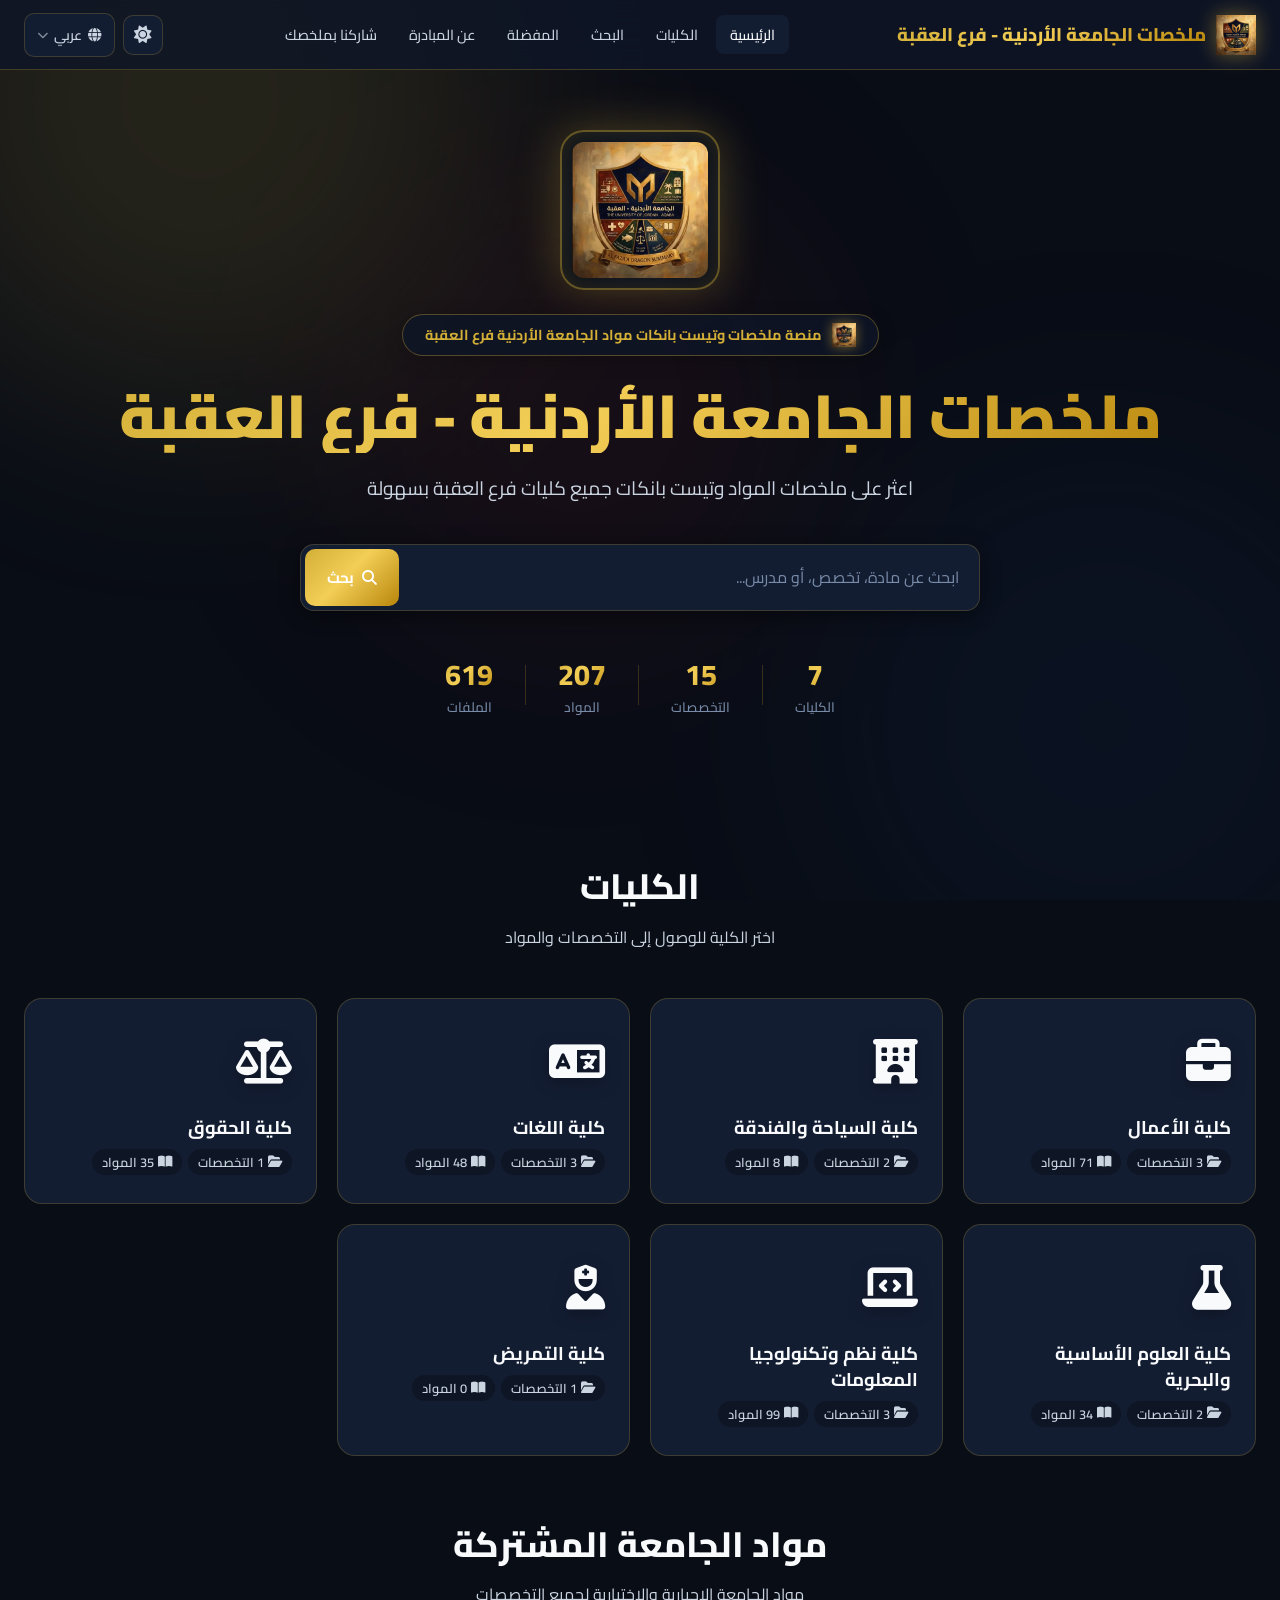
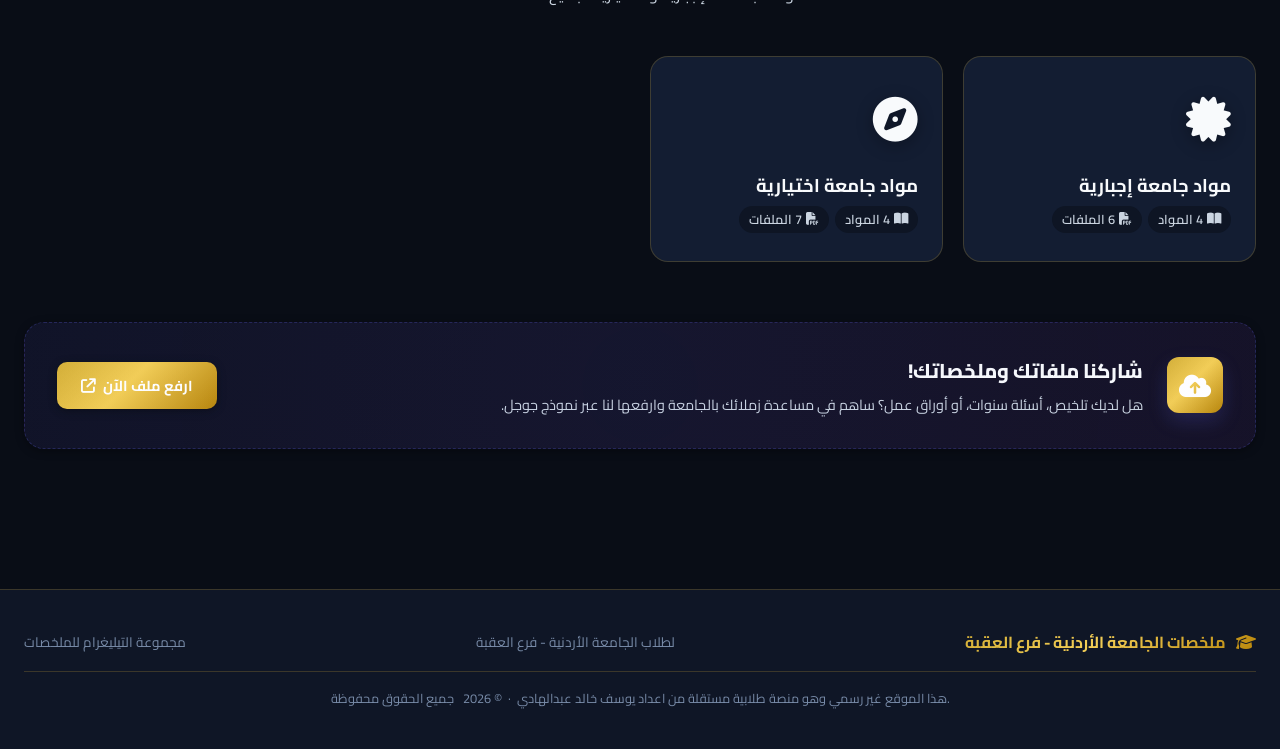
<file: index.html>
<!DOCTYPE html>
<html lang="ar" dir="rtl" data-theme="dark">
<head>
  <!-- =================================================
       THEME FLASH PREVENTION SCRIPT
       يجب أن يكون هذا السكريبت أول شيء في <head>
       لتطبيق الثيم والاتجاه من localStorage قبل رسم الصفحة
       This script MUST be first in <head> to avoid flash
  ================================================== -->
  <script>
    (function () {
      // Apply theme before page renders to prevent flash
      var theme = localStorage.getItem('site_theme') || 'dark';
      var lang = localStorage.getItem('site_language') || 'ar';
      var dir = lang === 'ar' ? 'rtl' : 'ltr';
      document.documentElement.setAttribute('data-theme', theme);
      document.documentElement.setAttribute('dir', dir);
      document.documentElement.setAttribute('lang', lang);
    })();
  </script>

  <meta charset="UTF-8" />
  <meta name="viewport" content="width=device-width, initial-scale=1.0" />
  <title>UJ Summary | منصة ملخصات وتيست بانك الجامعة الأردنية فرع العقبة</title>
  <meta name="description" content="المنصة الطلابية الشاملة والمجانية لملخصات وتيست بانكات طلاب الجامعة الأردنية فرع العقبة (UJ Aqaba). تصفح وحمّل كافة الملخصات والأسئلة لجميع الكليات والمواد بسهولة." />
  <meta name="keywords" content="الجامعة الأردنية فرع العقبة, ملخصات الجامعة الأردنية العقبة, ملخصات العقبة, تيست بانك الجامعة الأردنية العقبة, UJ Summary Aqaba, University of Jordan Aqaba, ملخصات الجامعة الاردنية فرع العقبة, ملخصات مواد العقبة, اسئلة سنوات الجامعة الاردنية العقبة, ملخصات تكنولوجيا المعلومات العقبة, ملخصات اللغات العقبة, ملخصات التمريض العقبة, ملخصات الإدارة والتمويل العقبة, ملخصات السياحة العقبة" />
  <meta name="author" content="UJ Summary Aqaba - يوسف خالد عبد الهادي" />
  <meta name="robots" content="index, follow, max-image-preview:large, max-snippet:-1, max-video-preview:-1" />
  <link rel="canonical" href="https://ju-it-aqaba.github.io/UJ_Summaries/" />
  <meta name="google-site-verification" content="QO4OsX8VZc9P-kvjWARfAZGD8StIuXYxQ19ht9rUAU8" />

  <!-- Open Graph / Facebook / WhatsApp SEO -->
  <meta property="og:type" content="website" />
  <meta property="og:site_name" content="UJ Summary Aqaba" />
  <meta property="og:url" content="https://ju-it-aqaba.github.io/UJ_Summaries/" />
  <meta property="og:title" content="UJ Summary | منصة ملخصات وتيست بانك الجامعة الأردنية فرع العقبة" />
  <meta property="og:description" content="المنصة الطلابية الشاملة والمجانية لطلاب الجامعة الأردنية فرع العقبة لتوفير كافة الملخصات والأسئلة لجميع الكليات بأسلوب مبسط ومجاني." />
  <meta property="og:image" content="https://ju-it-aqaba.github.io/UJ_Summaries/icon-512.png" />
  <meta property="og:locale" content="ar_JO" />
  <meta property="og:locale:alternate" content="en_US" />

  <!-- Twitter Card SEO -->
  <meta name="twitter:card" content="summary_large_image" />
  <meta name="twitter:title" content="UJ Summary | منصة ملخصات وتيست بانك الجامعة الأردنية فرع العقبة" />
  <meta name="twitter:description" content="منصة شاملة لتصفح وتنزيل ملخصات وتيست بانكات جميع مواد كليات الجامعة الأردنية فرع العقبة." />
  <meta name="twitter:image" content="https://ju-it-aqaba.github.io/UJ_Summaries/icon-512.png" />

  <!-- Structured Data (JSON-LD) for Google Search Engine -->
  <script type="application/ld+json">
  {
    "@context": "https://schema.org",
    "@type": "EducationalOrganization",
    "name": "ملخصات الجامعة الأردنية فرع العقبة | UJ Aqaba Summary",
    "alternateName": [
      "ملخصات الجامعة الأردنية - فرع العقبة",
      "ملخصات الجامعة الأردنية العقبة",
      "الجامعة الأردنية فرع العقبة",
      "UJ Summary Aqaba",
      "UJ Aqaba Summaries",
      "جامعة العقبة ملخصات"
    ],
    "url": "https://ju-it-aqaba.github.io/UJ_Summaries/",
    "logo": "https://ju-it-aqaba.github.io/UJ_Summaries/icon-512.png",
    "image": "https://ju-it-aqaba.github.io/UJ_Summaries/icon-512.png",
    "description": "المنصة الطلابية الشاملة والمجانية لملخصات وتيست بانكات وأوراق عمل كافة مواد وكليات الجامعة الأردنية فرع العقبة (UJ Aqaba)",
    "sameAs": [
      "https://t.me/UniversityOfJordanSummaries"
    ],
    "address": {
      "@type": "PostalAddress",
      "addressLocality": "Aqaba",
      "addressCountry": "JO"
    },
    "inLanguage": ["ar", "en", "fr"],
    "author": {
      "@type": "Person",
      "name": "Yousef Khaled Abdulhadi",
      "jobTitle": "Founder & Developer"
    }
  }
  </script>

  <!-- PWA & Mobile App Support -->
  <link rel="manifest" href="manifest.json" />
  <link rel="icon" type="image/x-icon" href="favicon.ico" />
  <link rel="icon" type="image/png" sizes="192x192" href="icon-192.png" />
  <link rel="icon" type="image/png" sizes="512x512" href="icon-512.png" />
  <link rel="shortcut icon" href="favicon.ico" />
  <meta name="theme-color" content="#090d16" />
  <meta name="mobile-web-app-capable" content="yes" />
  <meta name="apple-mobile-web-app-capable" content="yes" />
  <meta name="apple-mobile-web-app-status-bar-style" content="black-translucent" />
  <meta name="apple-mobile-web-app-title" content="UJ Summary" />
  <link rel="apple-touch-icon" sizes="180x180" href="icon-192.png" />

  <!-- Google Fonts - preconnect for performance -->
  <link rel="preconnect" href="https://fonts.googleapis.com" />
  <link rel="preconnect" href="https://fonts.gstatic.com" crossorigin />
  <link href="https://fonts.googleapis.com/css2?family=Cairo:wght@300;400;500;600;700;800;900&family=Tajawal:wght@300;400;500;700;800&family=Inter:wght@300;400;500;600;700;800&display=swap" rel="stylesheet" />

  <!-- Font Awesome 6 Icons -->
  <link rel="stylesheet" href="https://cdnjs.cloudflare.com/ajax/libs/font-awesome/6.5.1/css/all.min.css" />

  <!-- Main Stylesheet -->
  <link rel="stylesheet" href="style.css" />
</head>
<body>

  <!-- Animated Background -->
  <div class="bg-animated" aria-hidden="true">
    <div class="bg-blob bg-blob-1"></div>
    <div class="bg-blob bg-blob-2"></div>
    <div class="bg-blob bg-blob-3"></div>
  </div>

  <!-- ============================================================
       NAVBAR
  ============================================================ -->
  <header class="navbar" id="navbar" role="banner">
    <div class="navbar-inner">

      <!-- Logo -->
      <a href="#" class="navbar-logo" id="nav-logo-link" aria-label="الصفحة الرئيسية">
        <img src="logo.png" alt="شعار الجامعة الأردنية - العقبة" class="navbar-logo-img" />
        <span id="nav-site-title" data-i18n="site_title">ملخصات الجامعة الأردنية - فرع العقبة</span>
      </a>

      <nav class="navbar-links" id="navbar-links" role="navigation" aria-label="التنقل الرئيسي">
        <a href="#" class="nav-link active" id="nav-home-link" data-view="home" data-i18n="nav_home">الرئيسية</a>
        <a href="#" class="nav-link" id="nav-colleges-link" data-view="colleges" data-i18n="nav_colleges">الكليات</a>
        <a href="#" class="nav-link" id="nav-search-link" data-view="search" data-i18n="nav_search">البحث</a>
        <a href="#" class="nav-link" id="nav-favorites-link" data-view="favorites" data-i18n="nav_favorites">المفضلة</a>
        <a href="#" class="nav-link" id="nav-about-link" data-view="about" data-i18n="nav_about">عن المبادرة</a>
        <a href="https://docs.google.com/forms/d/e/1FAIpQLSfhjTQKsELCBUafk8nWsnmGSEJj9NG82syZOju6MERHpzCdnQ/viewform?usp=publish-editor" target="_blank" rel="noopener noreferrer" class="nav-link" id="nav-upload-link" data-i18n="nav_upload">شاركنا بملخصك</a>
      </nav>

      <!-- Controls -->
      <div class="navbar-controls">

        <!-- Theme Toggle -->
        <button class="theme-toggle" id="theme-toggle-btn" aria-label="تبديل المظهر" title="تبديل المظهر">
          <span id="theme-icon"><i class="fa-solid fa-moon"></i></span>
        </button>

        <!-- Language Switcher -->
        <div class="lang-switcher" id="lang-switcher">
          <button class="lang-btn" id="lang-btn" aria-haspopup="listbox" aria-expanded="false">
            <span><i class="fa-solid fa-globe"></i></span>
            <span id="current-lang-label">عربي</span>
            <span style="font-size:0.7rem; opacity:0.6;"><i class="fa-solid fa-chevron-down"></i></span>
          </button>
          <div class="lang-dropdown" id="lang-dropdown" role="listbox" aria-label="اختر اللغة">
            <div class="lang-option active" data-lang="ar" role="option" tabindex="0">
              <span class="lang-flag">🇯🇴</span>
              <span>العربية</span>
            </div>
            <div class="lang-option" data-lang="en" role="option" tabindex="0">
              <span class="lang-flag">🇬🇧</span>
              <span>English</span>
            </div>
            <div class="lang-option" data-lang="fr" role="option" tabindex="0">
              <span class="lang-flag">🇫🇷</span>
              <span>Français</span>
            </div>
          </div>
        </div>

        <!-- Mobile Menu Button -->
        <button class="mobile-menu-btn" id="mobile-menu-btn" aria-label="فتح القائمة" aria-expanded="false">
          <span></span>
          <span></span>
          <span></span>
        </button>

      </div>
    </div>
  </header>

  <!-- ============================================================
       MAIN CONTENT (SPA Views)
  ============================================================ -->
  <main class="main-content" id="main-content" role="main">

    <!-- ========== VIEW: HOME ========== -->
    <div class="view active" id="view-home">

      <!-- Hero Section -->
      <section class="hero" aria-labelledby="hero-title">
        <div class="container">
          <div class="hero-emblem-wrapper">
            <img src="logo.png" alt="شعار الفزعة - الجامعة الأردنية العقبة" class="hero-emblem-img" />
          </div>
          <div class="hero-badge" aria-label="منصة ملخصات الجامعة الأردنية فرع العقبة">
            <img src="logo.png" alt="شعار" class="hero-badge-logo" />
            <span id="hero-badge-text" data-i18n="site_subtitle">منصة ملخصات الجامعة الأردنية فرع العقبة</span>
          </div>

          <h1 class="hero-title" id="hero-title" data-i18n="hero_title">
            ملخصات الجامعة الأردنية - فرع العقبة
          </h1>

          <p class="hero-subtitle" data-i18n="hero_subtitle">
            اعثر على ملخصات المواد وتيست بانكات جميع الكليات بسهولة
          </p>

          <!-- Search Bar -->
          <div class="search-container" role="search">
            <div class="search-wrapper">
            <input
              type="search"
              class="search-input"
              id="hero-search-input"
              placeholder="ابحث عن مادة، تخصص، أو مدرس..."
              data-i18n-placeholder="search_placeholder"
              aria-label="البحث في الموقع"
              autocomplete="off"
            />
            <button class="search-btn" id="hero-search-btn">
              <span><i class="fa-solid fa-magnifying-glass"></i></span>
              <span data-i18n="search_button">بحث</span>
            </button>
          </div>
          </div>

          <!-- Stats — تُحسب ديناميكياً من mergedCollegesData في script.js -->
          <div class="hero-stats" aria-label="إحصائيات الموقع">
            <div class="stat-item">
              <div class="stat-number" id="stats-colleges">0</div>
              <div class="stat-label" data-i18n="colleges_title">الكليات</div>
            </div>
            <div class="stat-divider" aria-hidden="true"></div>
            <div class="stat-item">
              <div class="stat-number" id="stats-specs">0</div>
              <div class="stat-label" data-i18n="specializations_title">التخصصات</div>
            </div>
            <div class="stat-divider" aria-hidden="true"></div>
            <div class="stat-item">
              <div class="stat-number" id="stats-courses">0</div>
              <div class="stat-label" data-i18n="courses_title">المواد</div>
            </div>
            <div class="stat-divider" aria-hidden="true"></div>
            <div class="stat-item">
              <div class="stat-number" id="stats-files">0</div>
              <div class="stat-label" data-i18n="files_title">الملفات</div>
            </div>
          </div>
        </div>
      </section>

      <!-- Colleges Grid Section -->
      <section class="section" aria-labelledby="colleges-section-title">
        <div class="container">
          <div class="section-header">
            <h2 class="section-title" id="colleges-section-title" data-i18n="colleges_title">الكليات</h2>
            <p class="section-subtitle" data-i18n="colleges_subtitle">اختر الكلية للوصول إلى التخصصات والمواد</p>
          </div>

          <div class="colleges-grid" id="colleges-grid" role="list" aria-label="قائمة الكليات">
            <!-- Populated by JavaScript -->
          </div>
        </div>
      </section>

      <!-- Common University Courses Section -->
      <section class="section" aria-labelledby="common-courses-section-title" style="padding-top: 0;">
        <div class="container">
          <div class="section-header">
            <h2 class="section-title" id="common-courses-section-title" data-i18n="common_courses_title">مواد الجامعة المشتركة</h2>
            <p class="section-subtitle" data-i18n="common_courses_subtitle">مواد الجامعة الإجبارية والاختيارية لجميع التخصصات</p>
          </div>

          <div class="colleges-grid" id="common-courses-grid" role="list" aria-label="مواد الجامعة المشتركة">
            <!-- Populated by JavaScript -->
          </div>
        </div>
      </section>

      <!-- Contribution Banner Section -->
      <section class="section-contribution" aria-labelledby="contribution-title" style="padding-top: 0;">
        <div class="container">
          <div class="contribution-card">
            <div class="contribution-icon" aria-hidden="true">
              <i class="fa-solid fa-cloud-arrow-up"></i>
            </div>
            <div class="contribution-text">
              <h3 class="contribution-title" id="contribution-title" data-i18n="contribution_title">شاركنا ملفاتك وملخصاتك!</h3>
              <p class="contribution-desc" data-i18n="contribution_desc">هل لديك تلخيص، أسئلة سنوات، أو أوراق عمل؟ ساهم في مساعدة زملائك بالجامعة وارفعها لنا عبر نموذج جوجل.</p>
            </div>
            <a href="https://docs.google.com/forms/d/e/1FAIpQLSfhjTQKsELCBUafk8nWsnmGSEJj9NG82syZOju6MERHpzCdnQ/viewform?usp=publish-editor" target="_blank" rel="noopener noreferrer" class="btn btn-primary contribution-btn">
              <span data-i18n="contribution_btn">ارفع ملف الآن</span>
              <span><i class="fa-solid fa-arrow-up-right-from-square"></i></span>
            </a>
          </div>
        </div>
      </section>

    </div><!-- /view-home -->

    <!-- ========== VIEW: COLLEGES ========== -->
    <div class="view" id="view-colleges">
      <div class="container">
        <div id="colleges-breadcrumb" class="breadcrumb" aria-label="مسار التنقل" role="navigation"></div>
        <div class="section-header" style="text-align: start;">
          <h2 class="section-title" id="colleges-page-title" data-i18n="colleges_title">الكليات</h2>
        </div>
        <div class="colleges-grid" id="colleges-grid-page" role="list" aria-label="قائمة الكليات"></div>
      </div>
    </div>

    <!-- ========== VIEW: SPECIALIZATIONS ========== -->
    <div class="view" id="view-specs">
      <div class="container">
        <div id="specs-breadcrumb" class="breadcrumb" aria-label="مسار التنقل" role="navigation"></div>
        <button class="back-btn" id="specs-back-btn" aria-label="رجوع">
          <span id="specs-back-icon">←</span>
          <span data-i18n="back">رجوع</span>
        </button>
        <div class="section-header" style="text-align: start;">
          <h2 class="section-title" id="specs-page-title" data-i18n="specializations_title">التخصصات</h2>
        </div>
        <div class="spec-grid" id="spec-grid" role="list" aria-label="قائمة التخصصات"></div>
      </div>
    </div>

    <!-- ========== VIEW: COURSES ========== -->
    <div class="view" id="view-courses">
      <div class="container">
        <div id="courses-breadcrumb" class="breadcrumb" aria-label="مسار التنقل" role="navigation"></div>
        <button class="back-btn" id="courses-back-btn" aria-label="رجوع">
          <span id="courses-back-icon">←</span>
          <span data-i18n="back">رجوع</span>
        </button>
        <div class="section-header" style="text-align: start;">
          <h2 class="section-title" id="courses-page-title" data-i18n="courses_title">المواد</h2>
        </div>

        <!-- Filter Bar -->
        <div class="filter-bar" id="courses-filter-bar" role="group" aria-label="تصفية الملفات">
          <span class="filter-label" id="filter-label">نوع الملفات:</span>
          <button class="filter-btn active" data-filter="all" id="filter-all-btn">الكل</button>
          <button class="filter-btn" data-filter="summary" id="filter-summary-btn">ملخصات</button>
          <button class="filter-btn" data-filter="testbank" id="filter-testbank-btn">تيست بانك</button>
        </div>

        <div class="courses-grid" id="courses-grid" role="list" aria-label="قائمة المواد"></div>
      </div>
    </div>

    <!-- ========== VIEW: COURSE DETAIL ========== -->
    <div class="view" id="view-course-detail">
      <div class="container">
        <div id="course-breadcrumb" class="breadcrumb" aria-label="مسار التنقل" role="navigation"></div>
        <button class="back-btn" id="course-back-btn" aria-label="رجوع">
          <span id="course-back-icon">←</span>
          <span data-i18n="back">رجوع</span>
        </button>

        <!-- Course Header -->
        <div class="course-header" id="course-detail-header">
          <h1 class="course-header-title" id="course-detail-title"></h1>
          <div class="course-meta-row" id="course-meta-row"></div>
        </div>

        <!-- Files Tabs -->
        <div class="files-tabs" id="files-tabs" role="tablist" aria-label="تصنيف الملفات">
          <button class="files-tab active" data-tab="all" id="tab-all" role="tab" aria-selected="true">الكل</button>
          <button class="files-tab" data-tab="summary" id="tab-summary" role="tab" aria-selected="false">ملخصات</button>
          <button class="files-tab" data-tab="testbank" id="tab-testbank" role="tab" aria-selected="false">تيست بانك</button>
        </div>

        <!-- Files Grid -->
        <div class="files-grid" id="files-grid" role="list" aria-label="قائمة الملفات"></div>

      </div>
    </div>

    <!-- ========== VIEW: SEARCH RESULTS ========== -->
    <div class="view" id="view-search">
      <div class="container" style="padding-top: 40px;">
        <h2 class="section-title" data-i18n="search_results" style="margin-bottom: 24px;">نتائج البحث</h2>

        <!-- Search Input (in search page) -->
        <div class="search-page-input-wrapper" role="search">
          <div class="search-wrapper">
            <input
              type="search"
              class="search-input"
              id="search-page-input"
              placeholder="ابحث عن مادة، تخصص، أو مدرس..."
              data-i18n-placeholder="search_placeholder"
              aria-label="البحث في الموقع"
              autocomplete="off"
            />
            <button class="search-btn" id="search-page-btn">
              <span><i class="fa-solid fa-magnifying-glass"></i></span>
              <span data-i18n="search_button">بحث</span>
            </button>
          </div>
        </div>

          <!-- Results Header -->
        <div class="search-results-header" id="search-results-header"></div>

        <!-- Results List -->
        <div id="search-results-list" role="list" aria-label="نتائج البحث"></div>

      </div>
    </div>

    <!-- ========== VIEW: FAVORITES ========== -->
    <div class="view" id="view-favorites">
      <div class="container" style="padding-top: 40px; padding-bottom: 60px;">
        <div id="favorites-breadcrumb" class="breadcrumb" aria-label="مسار التنقل" role="navigation"></div>
        <div class="section-header" style="text-align: start;">
          <h2 class="section-title" id="favorites-page-title" data-i18n="favorites_title">المواد المفضلة</h2>
          <p class="section-subtitle" id="favorites-page-subtitle" data-i18n="favorites_subtitle">المواد التي قمت بحفظها للوصول السريع</p>
        </div>

        <div class="courses-grid" id="favorites-grid" role="list" aria-label="قائمة المواد المفضلة"></div>
      </div>
    </div>

    <!-- ========== VIEW: ABOUT ========== -->
    <div class="view" id="view-about">
      <div class="container" style="padding-top: 40px; padding-bottom: 60px;">
        
        <!-- About Hero -->
        <section class="about-hero" style="text-align: center; margin-bottom: 50px;">
          <div class="hero-badge" style="margin-bottom: 16px;">
            <span><i class="fa-solid fa-circle-info"></i></span>
            <span data-i18n="nav_about">عن المبادرة</span>
          </div>
          <h1 class="section-title" data-i18n="about_hero_title" style="margin-bottom: 12px;">مبادرة تدوين المصادر التعليمية</h1>
          <p class="section-subtitle" data-i18n="about_hero_subtitle">بناء المعرفة الأكاديمية ونشرها لخدمة طلاب الجامعة الأردنية</p>
        </section>

        <!-- Statement Notice -->
        <div class="about-statement-card" style="margin-bottom: 40px;">
          <div class="about-card-icon"><i class="fa-solid fa-bullhorn"></i></div>
          <div class="about-card-text">
            <h3 class="about-card-title" data-i18n="about_statement_title">بيان إطلاق مبادرة تدوين المصادر التعليمية</h3>
            <p class="about-card-desc" data-i18n="about_statement_desc"></p>
          </div>
        </div>

        <!-- Founder & Mission & Goal Grid -->
        <div class="about-grid-top" style="margin-bottom: 50px;">
          
          <!-- Founder Card -->
          <div class="about-info-card profile-card">
            <div class="profile-header">
              <div class="profile-avatar"><img src="yousef.png" alt="يوسف خالد عبدالهادي" /></div>
              <div class="profile-title-group">
                <h3 class="about-card-title" data-i18n="about_founder_title">مؤسس المبادرة</h3>
                <span class="profile-badge">GPA: 3.97/4.00</span>
              </div>
            </div>
            <p class="profile-desc" data-i18n="about_founder_info"></p>
          </div>

          <!-- Mission & Goal Card -->
          <div class="about-info-card mission-goal-card">
            <div class="mg-section" style="margin-bottom: 24px;">
              <h4 class="about-mg-title"><i class="fa-solid fa-paper-plane"></i> <span data-i18n="about_mission_title">الرسالة</span></h4>
              <p class="about-card-desc" data-i18n="about_mission_desc"></p>
            </div>
            <div class="mg-section">
              <h4 class="about-mg-title"><i class="fa-solid fa-bullseye"></i> <span data-i18n="about_goal_title">الهدف والدافع</span></h4>
              <p class="about-card-desc" data-i18n="about_goal_desc"></p>
            </div>
          </div>

        </div>

        <!-- Academic Foundations -->
        <section class="about-section" style="margin-bottom: 50px;">
          <div class="section-header" style="text-align: start; margin-bottom: 30px;">
            <h2 class="section-title" data-i18n="about_academic_title">الأسس الأكاديمية للمبادرة</h2>
            <p class="section-subtitle" data-i18n="about_academic_subtitle"></p>
          </div>

          <div class="about-academic-grid">
            
            <div class="academic-card">
              <div class="academic-num">1</div>
              <div class="academic-body">
                <h4 class="academic-title" data-i18n="about_doc_title">التوثيق والمنهجية</h4>
                <p class="academic-desc" data-i18n="about_doc_desc"></p>
              </div>
            </div>

            <div class="academic-card">
              <div class="academic-num">2</div>
              <div class="academic-body">
                <h4 class="academic-title" data-i18n="about_know_title">تنظيم وإدارة المعرفة</h4>
                <p class="academic-desc" data-i18n="about_know_desc"></p>
              </div>
            </div>

            <div class="academic-card">
              <div class="academic-num">3</div>
              <div class="academic-body">
                <h4 class="academic-title" data-i18n="about_quality_title">الجودة والموثوقية</h4>
                <p class="academic-desc" data-i18n="about_quality_desc"></p>
              </div>
            </div>

            <div class="academic-card">
              <div class="academic-num">4</div>
              <div class="academic-body">
                <h4 class="academic-title" data-i18n="about_tech_title">التنفيذ والنشـر التقني</h4>
                <p class="academic-desc" data-i18n="about_tech_desc"></p>
              </div>
            </div>

          </div>
        </section>

        <!-- Volunteer Team / Partners of Success -->
        <section class="about-section" style="margin-bottom: 50px;">
          <div class="section-header" style="text-align: start; margin-bottom: 30px;">
            <h2 class="section-title" data-i18n="about_partners_title">شركاء النجاح (فريق المتطوعين)</h2>
            <p class="section-subtitle" data-i18n="about_partners_subtitle"></p>
          </div>

          <div class="volunteers-grid" id="volunteers-grid-container">
            <!-- Rendered dynamically by script.js -->
          </div>
        </section>

        <!-- Acknowledgements -->
        <section class="about-section">
          <div class="section-header" style="text-align: start; margin-bottom: 30px;">
            <h2 class="section-title" data-i18n="about_thanks_title">رسائل شكر وتقدير</h2>
            <p class="section-subtitle" data-i18n="about_thanks_subtitle"></p>
          </div>

          <div class="thanks-cards">
            
            <div class="thanks-card">
              <div class="thanks-icon"><i class="fa-solid fa-building-columns"></i></div>
              <div class="thanks-body">
                <p class="thanks-text" data-i18n="about_thanks_presidents"></p>
              </div>
            </div>

            <div class="thanks-card">
              <div class="thanks-icon"><i class="fa-solid fa-graduation-cap"></i></div>
              <div class="thanks-body">
                <h4 class="thanks-heading" data-i18n="about_thanks_special"></h4>
                <p class="thanks-text" data-i18n="about_thanks_sarayrah" style="margin-bottom: 12px;"></p>
                <p class="thanks-text" data-i18n="about_thanks_mother"></p>
              </div>
            </div>

          </div>

          <div class="about-footer-row" style="margin-top: 40px; display: flex; justify-content: space-between; align-items: center; border-top: 1px solid var(--border-color); padding-top: 24px; flex-wrap: wrap; gap: 16px;">
            <div class="quality-badge-row">
              <span class="file-type-badge badge-summary" style="padding: 6px 12px; font-size: 0.8rem;" data-i18n="about_quality_standards"></span>
            </div>
            <div class="about-signature" style="font-weight: 700; color: var(--accent-secondary); font-size: 0.95rem;" data-i18n="about_sign"></div>
          </div>

        </section>

      </div>
    </div>

  </main>

  <!-- ============================================================
       FOOTER
  ============================================================ -->
  <footer class="footer" role="contentinfo">
    <div class="footer-inner">
      <div class="footer-brand">
        <span><i class="fa-solid fa-graduation-cap"></i></span>
        <span data-i18n="site_title">ملخصات الجامعة الأردنية - فرع العقبة</span>
      </div>
      <div class="footer-text">
        <span data-i18n="footer_for">لطلاب الجامعة الأردنية - فرع العقبة</span>
      </div>
      <div class="footer-links">
        <a href="https://t.me/UniversityOfJordanSummaries" target="_blank" rel="noopener noreferrer" class="footer-link" data-i18n="nav_admin">مجموعة التيليغرام للملخصات</a>
      </div>
    </div>
    <div class="footer-disclaimer container">
      <span data-i18n="footer_disclaimer">هذا الموقع غير رسمي وهو منصة طلابية مستقلة من اعداد يوسف خالد عبدالهادي</span>
      &nbsp;·&nbsp;
      <span>© <span id="footer-year"></span></span>
      &nbsp;
      <span data-i18n="footer_rights">جميع الحقوق محفوظة</span>
    </div>
  </footer>

  <!-- PWA Install & Update Banner -->
  <div id="pwa-install-banner" class="pwa-banner" role="alert">
    <div class="pwa-banner-content">
      <span class="pwa-banner-icon" id="pwa-banner-icon-el"><i class="fa-solid fa-download"></i></span>
      <div class="pwa-banner-text">
        <strong data-i18n="pwa_install_title">تنزيل التطبيق</strong>
        <span data-i18n="pwa_install_desc">ثبّت موقع الملخصات على هاتفك للوصول السريع وتصفح المواد بدون إنترنت!</span>
      </div>
    </div>
    <div class="pwa-banner-actions">
      <button id="pwa-install-btn" class="btn btn-primary btn-sm" data-i18n="pwa_install_btn">تنزيل</button>
      <button id="pwa-close-btn" class="pwa-close-btn" aria-label="إغلاق"><i class="fa-solid fa-xmark"></i></button>
    </div>
  </div>

  <!-- Toast Notifications Container -->
  <div class="toast-container" id="toast-container" aria-live="polite" aria-atomic="true"></div>


  <!-- ============================================================
       SCRIPTS - Load in correct order
  ============================================================ -->
  <script src="translations.js"></script>
  <script src="data.js"></script>
  <script src="script.js"></script>

</body>
</html>
</file>
<file: style.css>
/* ============================================================
   style.css - Main Stylesheet for UJ Summaries Platform
   ============================================================ */

/* ============================================================
   1. Google Fonts Import
   ============================================================ */
@import url('https://fonts.googleapis.com/css2?family=Cairo:wght@300;400;500;600;700;800;900&family=Tajawal:wght@300;400;500;700;800&family=Inter:wght@300;400;500;600;700;800&display=swap');

/* ============================================================
   2. CSS Variables (Theming)
   ============================================================ */
:root {
  /* Dark Mode Colors (Default) - Royal Metallic Gold & Midnight Navy */
  --bg-primary: #090d16;
  --bg-secondary: #0f1626;
  --bg-card: #131d32;
  --bg-card-hover: #1a2845;
  --bg-input: #0e1524;
  --bg-overlay: rgba(5, 8, 16, 0.75);

  --text-primary: #f8fafc;
  --text-secondary: #cbd5e1;
  --text-muted: #788ba8;
  --text-inverse: #090d16;

  --border-color: rgba(212, 175, 55, 0.22);
  --border-focus: #d4af37;

  --accent-primary: #d4af37;
  --accent-secondary: #f3ce56;
  --accent-tertiary: #b8860b;
  --accent-gradient: linear-gradient(135deg, #d4af37 0%, #f3ce56 45%, #b8860b 100%);
  --accent-glow: rgba(212, 175, 55, 0.28);

  --accent-navy: #162b50;
  --accent-crimson: #8b1e22;
  --accent-emerald: #1e5b32;

  --success: #22c55e;
  --warning: #f59e0b;
  --error: #ef4444;
  --info: #38bdf8;

  --shadow-sm: 0 2px 8px rgba(0, 0, 0, 0.35);
  --shadow-md: 0 4px 20px rgba(0, 0, 0, 0.45);
  --shadow-lg: 0 8px 40px rgba(0, 0, 0, 0.55);
  --shadow-glow: 0 0 35px rgba(212, 175, 55, 0.22);

  --glass-bg: rgba(15, 22, 38, 0.85);
  --glass-border: rgba(212, 175, 55, 0.25);

  --nav-height: 70px;
  --border-radius: 12px;
  --border-radius-lg: 18px;
  --border-radius-xl: 24px;
  --transition: all 0.3s cubic-bezier(0.4, 0, 0.2, 1);
}

/* Light Mode Override - Royal Parchment Gold & Warm Navy */
[data-theme="light"] {
  --bg-primary: #faf8f4;
  --bg-secondary: #ffffff;
  --bg-card: #ffffff;
  --bg-card-hover: #f5f1e8;
  --bg-input: #f2ede2;
  --bg-overlay: rgba(9, 13, 22, 0.4);

  --text-primary: #0f172a;
  --text-secondary: #334155;
  --text-muted: #64748b;
  --text-inverse: #ffffff;

  --border-color: rgba(184, 134, 11, 0.22);
  --border-focus: #b8860b;

  --accent-primary: #b8860b;
  --accent-secondary: #d4af37;
  --accent-tertiary: #8a6d1c;
  --accent-gradient: linear-gradient(135deg, #b8860b 0%, #d4af37 55%, #1e3a8a 100%);
  --accent-glow: rgba(184, 134, 11, 0.18);

  --shadow-sm: 0 2px 8px rgba(15, 23, 42, 0.06);
  --shadow-md: 0 4px 20px rgba(15, 23, 42, 0.09);
  --shadow-lg: 0 8px 40px rgba(15, 23, 42, 0.13);
  --shadow-glow: 0 0 30px rgba(184, 134, 11, 0.15);

  --glass-bg: rgba(255, 255, 255, 0.88);
  --glass-border: rgba(184, 134, 11, 0.2);
}

/* ============================================================
   3. Reset & Base
   ============================================================ */
*, *::before, *::after {
  box-sizing: border-box;
  margin: 0;
  padding: 0;
}

html {
  scroll-behavior: smooth;
  font-size: 16px;
}

body {
  font-family: 'Cairo', 'Tajawal', 'Inter', sans-serif;
  background-color: var(--bg-primary);
  color: var(--text-primary);
  line-height: 1.6;
  min-height: 100vh;
  transition: background-color 0.3s ease, color 0.3s ease;
  overflow-x: hidden;
}

/* RTL Support */
[dir="rtl"] body {
  font-family: 'Cairo', 'Tajawal', sans-serif;
}

[dir="ltr"] body {
  font-family: 'Inter', 'Cairo', sans-serif;
}

a {
  text-decoration: none;
  color: inherit;
}

img {
  max-width: 100%;
}

button {
  cursor: pointer;
  border: none;
  background: none;
  font-family: inherit;
}

input, select, textarea {
  font-family: inherit;
}

ul, ol {
  list-style: none;
}

/* ============================================================
   4. Scrollbar
   ============================================================ */
::-webkit-scrollbar {
  width: 6px;
}

::-webkit-scrollbar-track {
  background: var(--bg-secondary);
}

::-webkit-scrollbar-thumb {
  background: var(--accent-primary);
  border-radius: 3px;
}

/* ============================================================
   5. Background Animated Gradient
   ============================================================ */
.bg-animated {
  position: fixed;
  top: 0;
  left: 0;
  width: 100%;
  height: 100%;
  z-index: -1;
  overflow: hidden;
  pointer-events: none;
}

.bg-blob {
  position: absolute;
  border-radius: 50%;
  filter: blur(120px);
  opacity: 0.14;
  animation: blobFloat 20s ease-in-out infinite;
}

.bg-blob-1 {
  width: 600px;
  height: 600px;
  background: #d4af37;
  top: -200px;
  left: -100px;
  animation-delay: 0s;
}

.bg-blob-2 {
  width: 550px;
  height: 550px;
  background: #1b3a6b;
  bottom: -100px;
  right: -100px;
  animation-delay: -7s;
}

.bg-blob-3 {
  width: 450px;
  height: 450px;
  background: #7a1c1c;
  top: 45%;
  left: 45%;
  transform: translate(-50%, -50%);
  animation-delay: -14s;
}

[data-theme="light"] .bg-blob {
  opacity: 0.07;
}

@keyframes blobFloat {
  0%, 100% { transform: translate(0, 0) scale(1); }
  33% { transform: translate(30px, -50px) scale(1.05); }
  66% { transform: translate(-20px, 20px) scale(0.95); }
}

/* ============================================================
   6. Header / Navbar
   ============================================================ */
.navbar {
  position: fixed;
  top: 0;
  left: 0;
  right: 0;
  height: var(--nav-height);
  z-index: 1000;
  backdrop-filter: blur(20px);
  -webkit-backdrop-filter: blur(20px);
  background: var(--glass-bg);
  border-bottom: 1px solid var(--glass-border);
  transition: var(--transition);
}

.navbar.scrolled {
  box-shadow: var(--shadow-md);
}

.navbar-inner {
  max-width: 1280px;
  margin: 0 auto;
  height: 100%;
  display: flex;
  align-items: center;
  justify-content: space-between;
  padding: 0 24px;
  gap: 16px;
}

/* Logo */
.navbar-logo {
  display: flex;
  align-items: center;
  gap: 10px;
  text-decoration: none;
  white-space: nowrap;
  flex-shrink: 0;
}

.navbar-logo span:not(.logo-icon),
#nav-site-title {
  font-weight: 800;
  font-size: 1.15rem;
  background: var(--accent-gradient);
  -webkit-background-clip: text;
  -webkit-text-fill-color: transparent;
  background-clip: text;
  white-space: nowrap;
  display: inline-block;
}

.navbar-logo-img {
  width: 40px;
  height: 40px;
  object-fit: contain;
  filter: drop-shadow(0 0 10px rgba(212, 175, 55, 0.45));
  transition: transform 0.3s cubic-bezier(0.175, 0.885, 0.32, 1.275), filter 0.3s ease;
}

.navbar-logo:hover .navbar-logo-img {
  transform: scale(1.1) rotate(3deg);
  filter: drop-shadow(0 0 16px rgba(243, 206, 86, 0.7));
}

/* Nav Links */
.navbar-links {
  display: flex;
  align-items: center;
  gap: 4px;
}

.nav-link {
  padding: 8px 14px;
  border-radius: 8px;
  font-size: 0.9rem;
  font-weight: 500;
  color: var(--text-secondary);
  transition: var(--transition);
  white-space: nowrap;
}

.nav-link:hover, .nav-link.active {
  color: var(--text-primary);
  background: var(--bg-card);
}

/* Navbar Controls */
.navbar-controls {
  display: flex;
  align-items: center;
  gap: 8px;
  flex-shrink: 0;
}

/* Theme Toggle */
.theme-toggle {
  display: flex;
  align-items: center;
  justify-content: center;
  width: 40px;
  height: 40px;
  border-radius: 10px;
  background: var(--bg-card);
  border: 1px solid var(--border-color);
  color: var(--text-secondary);
  font-size: 1.1rem;
  transition: var(--transition);
  cursor: pointer;
}

.theme-toggle:hover {
  border-color: var(--accent-primary);
  color: var(--accent-primary);
  box-shadow: var(--shadow-glow);
}

/* Language Switcher */
.lang-switcher {
  position: relative;
}

.lang-btn {
  display: flex;
  align-items: center;
  gap: 6px;
  padding: 8px 12px;
  border-radius: 10px;
  background: var(--bg-card);
  border: 1px solid var(--border-color);
  color: var(--text-secondary);
  font-size: 0.85rem;
  font-weight: 600;
  transition: var(--transition);
  cursor: pointer;
  white-space: nowrap;
}

.lang-btn:hover {
  border-color: var(--accent-primary);
  color: var(--accent-primary);
  box-shadow: var(--shadow-glow);
}

.lang-dropdown {
  position: absolute;
  top: calc(100% + 8px);
  background: var(--bg-card);
  border: 1px solid var(--border-color);
  border-radius: var(--border-radius);
  box-shadow: var(--shadow-lg);
  min-width: 150px;
  overflow: hidden;
  opacity: 0;
  visibility: hidden;
  transform: translateY(-8px);
  transition: var(--transition);
  z-index: 100;
}

[dir="rtl"] .lang-dropdown {
  right: 0;
  left: auto;
}

[dir="ltr"] .lang-dropdown {
  left: 0;
  right: auto;
}

.lang-dropdown.open {
  opacity: 1;
  visibility: visible;
  transform: translateY(0);
}

.lang-option {
  display: flex;
  align-items: center;
  gap: 10px;
  padding: 10px 16px;
  font-size: 0.9rem;
  font-weight: 500;
  color: var(--text-secondary);
  cursor: pointer;
  transition: var(--transition);
}

.lang-option:hover, .lang-option.active {
  background: var(--bg-card-hover);
  color: var(--accent-primary);
}

.lang-option .lang-flag {
  font-size: 1.1rem;
}

.mobile-menu-btn {
  display: none;
  align-items: center;
  justify-content: center;
  flex-direction: column;
  gap: 4px;
  width: 38px;
  height: 38px;
  border-radius: 10px;
  background: var(--bg-card);
  border: 1px solid var(--border-color);
  cursor: pointer;
  transition: var(--transition);
  padding: 0;
  flex-shrink: 0;
}

.mobile-menu-btn:hover {
  border-color: var(--accent-primary);
  box-shadow: var(--shadow-glow);
}

.mobile-menu-btn span {
  width: 18px;
  height: 2px;
  background: var(--text-primary);
  border-radius: 2px;
  transition: transform 0.3s ease, opacity 0.3s ease;
}

/* Morph to X when open */
.mobile-menu-btn[aria-expanded="true"] span:nth-child(1) {
  transform: translateY(6px) rotate(45deg);
}

.mobile-menu-btn[aria-expanded="true"] span:nth-child(2) {
  opacity: 0;
}

.mobile-menu-btn[aria-expanded="true"] span:nth-child(3) {
  transform: translateY(-6px) rotate(-45deg);
}

/* ============================================================
   7. Main Layout
   ============================================================ */
.main-content {
  min-height: 100vh;
  padding-top: var(--nav-height);
}

.container {
  max-width: 1280px;
  margin: 0 auto;
  padding: 0 24px;
}

/* ============================================================
   8. Hero Section
   ============================================================ */
.hero {
  position: relative;
  padding: 60px 24px 80px;
  text-align: center;
  overflow: hidden;
}

.hero-emblem-wrapper {
  display: flex;
  justify-content: center;
  align-items: center;
  margin-bottom: 24px;
  animation: fadeInDown 0.6s ease both;
}

.hero-emblem-img {
  width: 160px;
  height: 160px;
  object-fit: contain;
  border-radius: 24px;
  padding: 10px;
  background: radial-gradient(circle, rgba(19, 29, 50, 0.85) 0%, rgba(9, 13, 22, 0.95) 100%);
  border: 2px solid rgba(212, 175, 55, 0.45);
  box-shadow: 0 0 45px rgba(212, 175, 55, 0.3), inset 0 0 25px rgba(212, 175, 55, 0.18);
  backdrop-filter: blur(12px);
  transition: transform 0.4s cubic-bezier(0.175, 0.885, 0.32, 1.275), box-shadow 0.4s ease, border-color 0.4s ease;
}

.hero-emblem-img:hover {
  transform: scale(1.06) translateY(-6px);
  border-color: rgba(243, 206, 86, 0.8);
  box-shadow: 0 0 60px rgba(212, 175, 55, 0.55), inset 0 0 35px rgba(243, 206, 86, 0.3);
}

.hero-badge {
  display: inline-flex;
  align-items: center;
  gap: 10px;
  padding: 8px 22px;
  background: var(--glass-bg);
  border: 1.5px solid rgba(212, 175, 55, 0.35);
  border-radius: 100px;
  font-size: 0.9rem;
  font-weight: 700;
  color: var(--accent-primary);
  margin-bottom: 24px;
  box-shadow: 0 4px 20px rgba(0, 0, 0, 0.2);
  animation: fadeInDown 0.6s ease 0.05s both;
  transition: var(--transition);
}

.hero-badge:hover {
  border-color: var(--accent-primary);
  box-shadow: var(--shadow-glow);
  transform: translateY(-2px);
}

.hero-badge-logo {
  width: 24px;
  height: 24px;
  object-fit: contain;
  filter: drop-shadow(0 0 6px rgba(212, 175, 55, 0.5));
}

.hero-title {
  font-size: clamp(2.2rem, 5vw, 3.8rem);
  font-weight: 900;
  line-height: 1.2;
  margin-bottom: 20px;
  background: var(--accent-gradient);
  -webkit-background-clip: text;
  -webkit-text-fill-color: transparent;
  background-clip: text;
  animation: fadeInDown 0.6s ease 0.1s both;
}

.hero-subtitle {
  font-size: clamp(1rem, 2.5vw, 1.2rem);
  color: var(--text-secondary);
  max-width: 600px;
  margin: 0 auto 40px;
  animation: fadeInDown 0.6s ease 0.2s both;
}

/* Search Bar */
.search-container {
  max-width: 680px;
  margin: 0 auto;
  animation: fadeInDown 0.6s ease 0.3s both;
}

.search-wrapper {
  display: flex;
  gap: 0;
  background: var(--bg-card);
  border: 1.5px solid var(--border-color);
  border-radius: 14px;
  overflow: hidden;
  transition: var(--transition);
  box-shadow: var(--shadow-md);
}

.search-wrapper:focus-within {
  border-color: var(--accent-primary);
  box-shadow: var(--shadow-glow), var(--shadow-md);
}

.search-input {
  flex: 1;
  padding: 16px 20px;
  background: transparent;
  border: none;
  outline: none;
  font-size: 1rem;
  color: var(--text-primary);
  font-family: inherit;
}

.search-input::placeholder {
  color: var(--text-muted);
}

.search-btn {
  display: flex;
  align-items: center;
  gap: 8px;
  padding: 14px 22px;
  background: var(--accent-gradient);
  color: white;
  font-size: 0.95rem;
  font-weight: 700;
  border-radius: 10px;
  margin: 4px;
  transition: var(--transition);
  white-space: nowrap;
}

.search-btn:hover {
  opacity: 0.9;
  transform: scale(1.02);
}

/* Stats Row */
.hero-stats {
  display: flex;
  align-items: center;
  justify-content: center;
  gap: 32px;
  margin-top: 40px;
  animation: fadeInUp 0.6s ease 0.4s both;
  flex-wrap: wrap;
}

.stat-item {
  text-align: center;
}

.stat-number {
  font-size: 1.8rem;
  font-weight: 800;
  background: var(--accent-gradient);
  -webkit-background-clip: text;
  -webkit-text-fill-color: transparent;
  background-clip: text;
}

.stat-label {
  font-size: 0.85rem;
  color: var(--text-muted);
  font-weight: 500;
}

.stat-divider {
  width: 1px;
  height: 40px;
  background: var(--border-color);
}

/* ============================================================
   9. Section Styles
   ============================================================ */
.section {
  padding: 60px 0;
}

.section-header {
  text-align: center;
  margin-bottom: 48px;
}

.section-title {
  font-size: clamp(1.6rem, 3vw, 2.2rem);
  font-weight: 800;
  color: var(--text-primary);
  margin-bottom: 10px;
}

.section-subtitle {
  font-size: 1rem;
  color: var(--text-secondary);
}

/* ============================================================
   10. College Cards Grid
   ============================================================ */
.colleges-grid {
  display: grid;
  grid-template-columns: repeat(auto-fill, minmax(280px, 1fr));
  gap: 20px;
}

.college-card {
  background: var(--bg-card);
  border: 1px solid var(--border-color);
  border-radius: var(--border-radius-lg);
  padding: 28px 24px;
  cursor: pointer;
  transition: var(--transition);
  position: relative;
  overflow: hidden;
}

.college-card::before {
  content: '';
  position: absolute;
  top: 0;
  left: 0;
  right: 0;
  height: 3px;
  background: var(--card-color, var(--accent-gradient));
  border-radius: var(--border-radius-lg) var(--border-radius-lg) 0 0;
  opacity: 0;
  transition: var(--transition);
}

.college-card:hover {
  transform: translateY(-4px);
  border-color: var(--card-color, var(--accent-primary));
  background: var(--bg-card-hover);
  box-shadow: var(--shadow-lg), 0 0 0 1px var(--card-color, var(--accent-primary)), 0 20px 40px rgba(0,0,0,0.2);
}

.college-card:hover::before {
  opacity: 1;
}

.college-icon {
  font-size: 2.8rem;
  margin-bottom: 16px;
  display: block;
  filter: drop-shadow(0 4px 8px rgba(0,0,0,0.3));
}

.college-name {
  font-size: 1.15rem;
  font-weight: 700;
  color: var(--text-primary);
  margin-bottom: 8px;
  line-height: 1.4;
}

.college-meta {
  display: flex;
  align-items: center;
  gap: 6px;
  font-size: 0.85rem;
  color: var(--text-muted);
}

.college-meta-badge {
  display: inline-flex;
  align-items: center;
  gap: 4px;
  padding: 3px 10px;
  border-radius: 100px;
  background: var(--bg-input);
  font-size: 0.8rem;
  font-weight: 600;
  color: var(--text-secondary);
}

.college-arrow {
  position: absolute;
  bottom: 20px;
  font-size: 1.2rem;
  color: var(--text-muted);
  transition: var(--transition);
  opacity: 0;
}

[dir="rtl"] .college-arrow {
  left: 20px;
}

[dir="ltr"] .college-arrow {
  right: 20px;
}

.college-card:hover .college-arrow {
  opacity: 1;
  transform: translateX(-4px);
}

[dir="ltr"] .college-card:hover .college-arrow {
  transform: translateX(4px);
}

/* ============================================================
   11. Breadcrumb
   ============================================================ */
.breadcrumb {
  display: flex;
  align-items: center;
  gap: 8px;
  padding: 20px 0 10px;
  flex-wrap: wrap;
}

.breadcrumb-item {
  display: flex;
  align-items: center;
  gap: 8px;
  font-size: 0.9rem;
  color: var(--text-muted);
}

.breadcrumb-item a {
  color: var(--accent-secondary);
  transition: var(--transition);
}

.breadcrumb-item a:hover {
  color: var(--accent-primary);
}

.breadcrumb-item.active {
  color: var(--text-primary);
  font-weight: 600;
}

.breadcrumb-sep {
  color: var(--text-muted);
  font-size: 0.8rem;
}

/* ============================================================
   12. Specializations List
   ============================================================ */
.spec-grid {
  display: grid;
  grid-template-columns: repeat(auto-fill, minmax(250px, 1fr));
  gap: 16px;
}

.spec-card {
  background: var(--bg-card);
  border: 1px solid var(--border-color);
  border-radius: var(--border-radius);
  padding: 22px 20px;
  cursor: pointer;
  transition: var(--transition);
  display: flex;
  align-items: center;
  gap: 14px;
}

.spec-card:hover {
  background: var(--bg-card-hover);
  border-color: var(--accent-primary);
  transform: translateX(-3px);
  box-shadow: var(--shadow-md);
}

[dir="ltr"] .spec-card:hover {
  transform: translateX(3px);
}

.spec-icon {
  width: 46px;
  height: 46px;
  border-radius: 12px;
  display: flex;
  align-items: center;
  justify-content: center;
  font-size: 1.4rem;
  background: var(--bg-input);
  flex-shrink: 0;
}

.spec-info {
  flex: 1;
  min-width: 0;
}

.spec-name {
  font-size: 1rem;
  font-weight: 700;
  color: var(--text-primary);
  margin-bottom: 4px;
}

.spec-count {
  font-size: 0.8rem;
  color: var(--text-muted);
}

.spec-arrow {
  color: var(--text-muted);
  font-size: 1rem;
  transition: var(--transition);
  flex-shrink: 0;
}

.spec-card:hover .spec-arrow {
  color: var(--accent-primary);
}

/* ============================================================
   13. Courses List
   ============================================================ */
.courses-grid {
  display: grid;
  grid-template-columns: repeat(auto-fill, minmax(300px, 1fr));
  gap: 16px;
}

.course-card {
  background: var(--bg-card);
  border: 1px solid var(--border-color);
  border-radius: var(--border-radius);
  padding: 22px 20px;
  cursor: pointer;
  transition: var(--transition);
  position: relative;
}

.course-card:hover {
  background: var(--bg-card-hover);
  border-color: var(--accent-primary);
  transform: translateY(-2px);
  box-shadow: var(--shadow-md);
}

.course-name {
  font-size: 1.05rem;
  font-weight: 700;
  color: var(--text-primary);
  margin-bottom: 10px;
  line-height: 1.4;
}

.course-instructors {
  display: flex;
  align-items: center;
  gap: 6px;
  font-size: 0.85rem;
  color: var(--text-muted);
  margin-bottom: 12px;
}

.course-files-count {
  display: flex;
  align-items: center;
  gap: 8px;
  flex-wrap: wrap;
}

.file-type-badge {
  display: inline-flex;
  align-items: center;
  gap: 4px;
  padding: 3px 10px;
  border-radius: 100px;
  font-size: 0.78rem;
  font-weight: 600;
}

.badge-summary {
  background: rgba(99, 102, 241, 0.15);
  color: #818cf8;
  border: 1px solid rgba(99, 102, 241, 0.25);
}

.badge-testbank {
  background: rgba(6, 182, 212, 0.15);
  color: #22d3ee;
  border: 1px solid rgba(6, 182, 212, 0.25);
}

/* ============================================================
   14. Course Detail Page
   ============================================================ */
.course-header {
  background: var(--bg-card);
  border: 1px solid var(--border-color);
  border-radius: var(--border-radius-xl);
  padding: 32px;
  margin-bottom: 32px;
  position: relative;
  overflow: hidden;
}

.course-header::after {
  content: '';
  position: absolute;
  top: 0;
  inset-inline-start: 0;
  width: 4px;
  height: 100%;
  background: var(--accent-gradient);
}

.course-header-title {
  font-size: clamp(1.4rem, 3vw, 2rem);
  font-weight: 800;
  margin-bottom: 16px;
  background: var(--accent-gradient);
  -webkit-background-clip: text;
  -webkit-text-fill-color: transparent;
  background-clip: text;
}

.course-meta-row {
  display: flex;
  flex-wrap: wrap;
  gap: 16px;
}

.course-meta-item {
  display: flex;
  align-items: center;
  gap: 8px;
  font-size: 0.9rem;
  color: var(--text-secondary);
}

.course-meta-item strong {
  color: var(--text-primary);
}

/* Files Tabs */
.files-tabs {
  display: flex;
  gap: 4px;
  background: var(--bg-card);
  border: 1px solid var(--border-color);
  border-radius: 12px;
  padding: 4px;
  margin-bottom: 24px;
  width: fit-content;
}

.files-tab {
  padding: 9px 20px;
  border-radius: 9px;
  font-size: 0.9rem;
  font-weight: 600;
  color: var(--text-muted);
  cursor: pointer;
  transition: var(--transition);
}

.files-tab.active {
  background: var(--accent-gradient);
  color: white;
  box-shadow: var(--shadow-sm);
}

.files-tab:hover:not(.active) {
  color: var(--text-primary);
  background: var(--bg-input);
}

/* File Cards */
.files-grid {
  display: grid;
  grid-template-columns: repeat(auto-fill, minmax(280px, 1fr));
  gap: 16px;
}

.file-card {
  background: var(--bg-card);
  border: 1px solid var(--border-color);
  border-radius: var(--border-radius);
  padding: 20px;
  transition: var(--transition);
  display: flex;
  flex-direction: column;
  gap: 14px;
}

.file-card:hover {
  border-color: var(--accent-primary);
  background: var(--bg-card-hover);
  transform: translateY(-2px);
  box-shadow: var(--shadow-md);
}

.file-card-header {
  display: flex;
  align-items: flex-start;
  gap: 12px;
}

.file-type-icon {
  width: 44px;
  height: 44px;
  border-radius: 10px;
  display: flex;
  align-items: center;
  justify-content: center;
  font-size: 1.4rem;
  flex-shrink: 0;
}

.file-type-icon.summary {
  background: rgba(99, 102, 241, 0.15);
}

.file-type-icon.testbank {
  background: rgba(6, 182, 212, 0.15);
}

.file-card-info {
  flex: 1;
  min-width: 0;
}

.file-card-title {
  font-size: 0.95rem;
  font-weight: 700;
  color: var(--text-primary);
  margin-bottom: 4px;
  line-height: 1.4;
}

.file-card-meta {
  font-size: 0.8rem;
  color: var(--text-muted);
}

.file-card-actions {
  display: flex;
  gap: 8px;
}

.btn-view {
  flex: 1;
  text-decoration: none;
  display: flex;
  align-items: center;
  justify-content: center;
  gap: 6px;
  padding: 9px 16px;
  border-radius: 9px;
  font-size: 0.85rem;
  font-weight: 600;
  background: var(--bg-input);
  color: var(--text-secondary);
  border: 1px solid var(--border-color);
  transition: var(--transition);
  cursor: pointer;
}

.btn-view:hover {
  background: var(--accent-primary);
  color: white;
  border-color: var(--accent-primary);
}

.btn-download {
  display: flex;
  text-decoration: none;
  align-items: center;
  justify-content: center;
  width: 40px;
  height: 40px;
  border-radius: 9px;
  background: var(--accent-gradient);
  color: white;
  font-size: 1rem;
  transition: var(--transition);
  flex-shrink: 0;
}

.btn-download:hover {
  opacity: 0.85;
  transform: scale(1.05);
}

/* No Files Message */
.no-files {
  text-align: center;
  padding: 60px 20px;
  color: var(--text-muted);
}

.no-files-icon {
  font-size: 3.5rem;
  margin-bottom: 16px;
  display: block;
  opacity: 0.5;
}

.no-files-text {
  font-size: 1.1rem;
  font-weight: 600;
  margin-bottom: 8px;
  color: var(--text-secondary);
}

.no-files-sub {
  font-size: 0.9rem;
}

/* ============================================================
   15. Search Page
   ============================================================ */
.search-page-input-wrapper {
  max-width: 700px;
  margin: 0 auto 40px;
}

.search-result-card {
  background: var(--bg-card);
  border: 1px solid var(--border-color);
  border-radius: var(--border-radius);
  padding: 20px 24px;
  margin-bottom: 12px;
  cursor: pointer;
  transition: var(--transition);
  display: flex;
  align-items: center;
  gap: 16px;
}

.search-result-card:hover {
  border-color: var(--accent-primary);
  transform: translateX(-3px);
  box-shadow: var(--shadow-md);
}

[dir="ltr"] .search-result-card:hover {
  transform: translateX(3px);
}

.search-result-num {
  font-size: 0.85rem;
  font-weight: 800;
  color: var(--accent-primary);
  background: var(--bg-input);
  border: 1px solid var(--border-color);
  min-width: 32px;
  height: 32px;
  padding: 0 6px;
  border-radius: 8px;
  display: flex;
  align-items: center;
  justify-content: center;
  flex-shrink: 0;
}

.search-result-icon {
  width: 46px;
  height: 46px;
  border-radius: 10px;
  display: flex;
  align-items: center;
  justify-content: center;
  font-size: 1.3rem;
  background: var(--bg-input);
  flex-shrink: 0;
}

.search-result-info {
  flex: 1;
}

.search-result-name {
  font-size: 1rem;
  font-weight: 700;
  color: var(--text-primary);
  margin-bottom: 4px;
}

.search-result-path {
  font-size: 0.82rem;
  color: var(--text-muted);
}

.search-results-header {
  display: flex;
  align-items: center;
  justify-content: space-between;
  margin-bottom: 20px;
  flex-wrap: wrap;
  gap: 12px;
}

.results-count-badge {
  padding: 4px 14px;
  border-radius: 100px;
  background: var(--accent-glow);
  border: 1px solid rgba(99, 102, 241, 0.3);
  font-size: 0.85rem;
  font-weight: 700;
  color: var(--accent-secondary);
}

/* ============================================================
   16. Page Views (SPA Sections)
   ============================================================ */
.view {
  display: none;
  animation: fadeIn 0.3s ease;
}

.view.active {
  display: block;
}

@keyframes fadeIn {
  from { opacity: 0; transform: translateY(8px); }
  to { opacity: 1; transform: translateY(0); }
}

/* ============================================================
   17. Back Button
   ============================================================ */
.back-btn {
  display: inline-flex;
  align-items: center;
  gap: 8px;
  padding: 9px 18px;
  border-radius: 10px;
  background: var(--bg-card);
  border: 1px solid var(--border-color);
  color: var(--text-secondary);
  font-size: 0.9rem;
  font-weight: 600;
  cursor: pointer;
  transition: var(--transition);
  margin-bottom: 20px;
}

.back-btn:hover {
  border-color: var(--accent-primary);
  color: var(--accent-primary);
}

/* ============================================================
   18. Filter Bar
   ============================================================ */
.filter-bar {
  display: flex;
  align-items: center;
  gap: 10px;
  margin-bottom: 28px;
  flex-wrap: wrap;
}

.filter-label {
  font-size: 0.85rem;
  font-weight: 600;
  color: var(--text-muted);
}

.filter-btn {
  padding: 6px 16px;
  border-radius: 100px;
  border: 1px solid var(--border-color);
  background: var(--bg-card);
  color: var(--text-secondary);
  font-size: 0.85rem;
  font-weight: 600;
  cursor: pointer;
  transition: var(--transition);
  font-family: inherit;
}

.filter-btn:hover, .filter-btn.active {
  background: var(--accent-primary);
  border-color: var(--accent-primary);
  color: white;
}

/* ============================================================
   19. Footer
   ============================================================ */
.footer {
  background: var(--bg-secondary);
  border-top: 1px solid var(--border-color);
  padding: 40px 24px;
  margin-top: 80px;
}

.footer-inner {
  max-width: 1280px;
  margin: 0 auto;
  display: flex;
  align-items: center;
  justify-content: space-between;
  flex-wrap: wrap;
  gap: 20px;
}

.footer-brand {
  display: flex;
  align-items: center;
  gap: 10px;
  font-weight: 700;
  font-size: 1rem;
  background: var(--accent-gradient);
  -webkit-background-clip: text;
  -webkit-text-fill-color: transparent;
  background-clip: text;
}

.footer-text {
  font-size: 0.85rem;
  color: var(--text-muted);
  text-align: center;
}

.footer-disclaimer {
  font-size: 0.8rem;
  color: var(--text-muted);
  text-align: center;
  margin-top: 16px;
  padding-top: 16px;
  border-top: 1px solid var(--border-color);
}

.footer-links {
  display: flex;
  gap: 16px;
}

.footer-link {
  font-size: 0.85rem;
  color: var(--text-muted);
  transition: var(--transition);
}

.footer-link:hover {
  color: var(--accent-secondary);
}

/* ============================================================
   20. Animations
   ============================================================ */
@keyframes fadeInDown {
  from { opacity: 0; transform: translateY(-20px); }
  to { opacity: 1; transform: translateY(0); }
}

@keyframes fadeInUp {
  from { opacity: 0; transform: translateY(20px); }
  to { opacity: 1; transform: translateY(0); }
}

@keyframes pulse {
  0%, 100% { transform: scale(1); }
  50% { transform: scale(1.05); }
}

@keyframes shimmer {
  0% { background-position: -200% 0; }
  100% { background-position: 200% 0; }
}

/* Skeleton Loading */
.skeleton {
  background: linear-gradient(90deg, var(--bg-card) 25%, var(--bg-card-hover) 50%, var(--bg-card) 75%);
  background-size: 200% 100%;
  animation: shimmer 1.5s infinite;
  border-radius: 8px;
}

/* ============================================================
   21. Toast Notifications
   ============================================================ */
.toast-container {
  position: fixed;
  z-index: 9999;
  display: flex;
  flex-direction: column;
  gap: 10px;
  padding: 20px;
}

[dir="rtl"] .toast-container {
  bottom: 24px;
  left: 24px;
  right: auto;
}

[dir="ltr"] .toast-container {
  bottom: 24px;
  right: 24px;
  left: auto;
}

.toast {
  padding: 14px 20px;
  border-radius: 12px;
  background: var(--bg-card);
  border: 1px solid var(--border-color);
  box-shadow: var(--shadow-lg);
  font-size: 0.9rem;
  font-weight: 600;
  color: var(--text-primary);
  display: flex;
  align-items: center;
  gap: 10px;
  animation: slideInToast 0.3s ease;
  max-width: 340px;
}

.toast.success { border-color: var(--success); }
.toast.error { border-color: var(--error); }
.toast.info { border-color: var(--info); }

@keyframes slideInToast {
  from { opacity: 0; transform: translateX(20px); }
  to { opacity: 1; transform: translateX(0); }
}

[dir="rtl"] @keyframes slideInToast {
  from { opacity: 0; transform: translateX(-20px); }
  to { opacity: 1; transform: translateX(0); }
}

/* ============================================================
   22. Utility Classes
   ============================================================ */
.text-gradient {
  background: var(--accent-gradient);
  -webkit-background-clip: text;
  -webkit-text-fill-color: transparent;
  background-clip: text;
}

.glass {
  background: var(--glass-bg);
  backdrop-filter: blur(20px);
  border: 1px solid var(--glass-border);
}

.hidden { display: none !important; }
.visually-hidden { position: absolute; width: 1px; height: 1px; overflow: hidden; clip: rect(0,0,0,0); }

.mt-4 { margin-top: 16px; }
.mt-8 { margin-top: 32px; }
.mb-4 { margin-bottom: 16px; }
.mb-8 { margin-bottom: 32px; }

/* ============================================================
   23. Responsive Design (Mobile First)
   ============================================================ */
@media (max-width: 768px) {
  :root {
    --nav-height: 58px;
  }

  /* Header & Navbar */
  .navbar-inner {
    padding: 0 12px;
    gap: 6px;
  }

  .navbar-logo {
    gap: 6px;
    flex-shrink: 0;
    min-width: max-content;
  }

  .navbar-logo-img {
    width: 34px;
    height: 34px;
    flex-shrink: 0;
  }

  .navbar-logo span:not(.logo-icon),
  #nav-site-title {
    font-size: clamp(0.72rem, 3.2vw, 0.88rem);
    white-space: nowrap;
    overflow: visible;
    text-overflow: clip;
    display: inline-block;
  }

  .navbar-logo .logo-icon {
    font-size: 1.1rem;
    flex-shrink: 0;
  }

  .navbar-controls {
    flex-shrink: 0;
    gap: 4px;
  }

  .navbar-links {
    display: none;
  }

  .mobile-menu-btn {
    display: flex;
  }

  .navbar-links.mobile-open {
    display: flex;
    flex-direction: column;
    position: fixed;
    top: var(--nav-height);
    left: 0;
    right: 0;
    background: var(--glass-bg);
    backdrop-filter: blur(24px);
    -webkit-backdrop-filter: blur(24px);
    padding: 16px;
    border-bottom: 1px solid var(--border-color);
    gap: 6px;
    z-index: 999;
    box-shadow: var(--shadow-lg);
  }

  .lang-btn {
    padding: 6px 10px;
    font-size: 0.8rem;
  }

  .theme-toggle {
    width: 36px;
    height: 36px;
    font-size: 1rem;
  }

  /* Hero Section */
  .hero {
    padding: 40px 16px 36px;
  }

  .hero-badge {
    padding: 6px 14px;
    font-size: 0.8rem;
    margin-bottom: 16px;
  }

  .hero-title {
    font-size: clamp(1.6rem, 5.5vw, 2.4rem);
    margin-bottom: 14px;
  }

  .hero-subtitle {
    font-size: 0.92rem;
    margin-bottom: 24px;
  }

  .search-wrapper {
    border-radius: 12px;
  }

  .search-input {
    padding: 12px 14px;
    font-size: 0.9rem;
  }

  .search-btn {
    padding: 12px 16px;
  }

  .search-btn span:nth-child(2) {
    display: none;
  }

  .lang-btn span:nth-child(2) {
    display: none;
  }

  /* Hero Stats Grid for Mobile */
  .hero-stats {
    display: grid;
    grid-template-columns: repeat(2, 1fr);
    gap: 10px;
    margin-top: 24px;
    width: 100%;
    max-width: 480px;
    margin-left: auto;
    margin-right: auto;
  }

  .stat-item {
    background: var(--bg-card);
    border: 1px solid var(--border-color);
    border-radius: 12px;
    padding: 12px 8px;
    text-align: center;
  }

  .stat-number {
    font-size: 1.4rem;
  }

  .stat-label {
    font-size: 0.78rem;
  }

  .stat-divider {
    display: none;
  }

  /* Main Container */
  .container {
    padding: 0 14px;
  }

  /* Colleges Grid */
  .colleges-grid {
    grid-template-columns: repeat(2, 1fr);
    gap: 10px;
  }

  .college-card {
    padding: 18px 12px;
    border-radius: 14px;
    gap: 10px;
    text-align: center;
    align-items: center;
  }

  .college-icon {
    font-size: 2.2rem;
  }

  .college-name {
    font-size: 0.9rem;
    line-height: 1.3;
  }

  .college-arrow {
    display: none;
  }

  /* Specializations & Courses */
  .spec-grid, .courses-grid, .files-grid {
    grid-template-columns: 1fr;
    gap: 12px;
  }

  .spec-card {
    padding: 14px 12px;
    border-radius: 12px;
    gap: 10px;
  }

  .spec-icon {
    width: 40px;
    height: 40px;
    font-size: 1.2rem;
  }

  .course-card {
    padding: 16px 14px;
    border-radius: 14px;
  }

  .course-header {
    padding: 18px 16px;
    border-radius: 14px;
  }

  .course-header-title {
    font-size: 1.3rem;
  }

  .course-meta-row {
    gap: 10px;
    font-size: 0.82rem;
  }

  /* File Cards */
  .file-card {
    padding: 14px;
    border-radius: 14px;
    gap: 10px;
  }

  .file-card-header {
    gap: 10px;
  }

  .file-type-icon {
    width: 38px;
    height: 38px;
    font-size: 1.2rem;
    border-radius: 8px;
  }

  .file-card-title {
    font-size: 0.88rem;
    word-break: break-word;
  }

  .btn-view {
    padding: 8px 12px;
    font-size: 0.82rem;
  }

  .btn-download {
    width: 38px;
    height: 38px;
    font-size: 0.9rem;
  }

  /* Filter Bar & Tabs */
  .filter-bar {
    gap: 6px;
    flex-wrap: nowrap;
    overflow-x: auto;
    padding-bottom: 6px;
    -webkit-overflow-scrolling: touch;
  }

  .filter-btn {
    flex-shrink: 0;
    padding: 6px 12px;
    font-size: 0.8rem;
  }

  .files-tabs {
    width: 100%;
    display: flex;
    gap: 4px;
    padding: 4px;
  }

  .files-tab {
    flex: 1;
    text-align: center;
    padding: 8px 6px;
    font-size: 0.82rem;
  }

  .footer-inner {
    flex-direction: column;
    text-align: center;
    gap: 16px;
  }

  /* Admin Form Rows on Mobile */
  .form-row {
    grid-template-columns: 1fr;
    gap: 10px;
  }

  .admin-main {
    padding: 20px 14px;
  }

  .admin-header {
    padding: 14px 16px;
  }

  .admin-card-body {
    padding: 16px;
  }

  .admin-card-header {
    padding: 14px 16px;
  }

  .admin-export-bar {
    flex-direction: column;
    gap: 10px;
  }

  .admin-export-bar .btn {
    width: 100%;
  }
}

@media (max-width: 480px) {
  .navbar-inner {
    padding: 0 8px;
    gap: 4px;
  }

  .navbar-logo {
    gap: 5px;
    flex-shrink: 0;
  }

  .navbar-logo-img {
    width: 30px;
    height: 30px;
  }

  .navbar-logo span:not(.logo-icon),
  #nav-site-title {
    font-size: clamp(0.68rem, 3vw, 0.82rem);
    white-space: nowrap;
    overflow: visible;
  }

  .colleges-grid {
    grid-template-columns: repeat(2, 1fr);
    gap: 8px;
  }

  .college-card {
    padding: 14px 8px;
  }

  .hero-stats {
    grid-template-columns: repeat(2, 1fr);
    gap: 8px;
  }

  .stat-item {
    padding: 10px 4px;
  }

  .stat-number {
    font-size: 1.25rem;
  }
}

/* ============================================================
   24. Admin Panel Styles
   ============================================================ */
.admin-body {
  background: var(--bg-primary);
  min-height: 100vh;
}

.admin-header {
  background: var(--bg-secondary);
  border-bottom: 1px solid var(--border-color);
  padding: 20px 24px;
  position: sticky;
  top: 0;
  z-index: 100;
  backdrop-filter: blur(20px);
}

.admin-header-inner {
  max-width: 1200px;
  margin: 0 auto;
  display: flex;
  align-items: center;
  justify-content: space-between;
  gap: 16px;
}

.admin-title {
  font-size: 1.4rem;
  font-weight: 800;
  background: var(--accent-gradient);
  -webkit-background-clip: text;
  -webkit-text-fill-color: transparent;
  background-clip: text;
}

.admin-main {
  max-width: 1200px;
  margin: 0 auto;
  padding: 32px 24px;
}

.admin-grid {
  display: grid;
  grid-template-columns: 1fr 1.4fr;
  gap: 24px;
  align-items: start;
}

@media (max-width: 900px) {
  .admin-grid {
    grid-template-columns: 1fr;
  }
}

.admin-card {
  background: var(--bg-card);
  border: 1px solid var(--border-color);
  border-radius: var(--border-radius-lg);
  overflow: hidden;
}

.admin-card-header {
  padding: 20px 24px;
  border-bottom: 1px solid var(--border-color);
  display: flex;
  align-items: center;
  gap: 10px;
}

.admin-card-title {
  font-size: 1.05rem;
  font-weight: 700;
  color: var(--text-primary);
}

.admin-card-body {
  padding: 24px;
}

.form-group {
  margin-bottom: 18px;
}

.form-label {
  display: block;
  font-size: 0.85rem;
  font-weight: 600;
  color: var(--text-secondary);
  margin-bottom: 8px;
}

.form-label.required::after {
  content: ' *';
  color: var(--error);
}

.form-input, .form-select, .form-textarea {
  width: 100%;
  padding: 11px 14px;
  background: var(--bg-input);
  border: 1.5px solid var(--border-color);
  border-radius: 10px;
  color: var(--text-primary);
  font-size: 0.9rem;
  font-family: inherit;
  transition: var(--transition);
  outline: none;
}

.form-input:focus, .form-select:focus, .form-textarea:focus {
  border-color: var(--accent-primary);
  box-shadow: 0 0 0 3px var(--accent-glow);
}

.form-select {
  appearance: none;
  cursor: pointer;
  background-image: url("data:image/svg+xml,%3Csvg xmlns='http://www.w3.org/2000/svg' width='12' height='12' viewBox='0 0 12 12'%3E%3Cpath fill='%236b6b85' d='M6 8L1 3h10z'/%3E%3C/svg%3E");
  background-repeat: no-repeat;
  background-size: 12px;
}

[dir="rtl"] .form-select {
  background-position: left 14px center;
  padding-left: 36px;
}

[dir="ltr"] .form-select {
  background-position: right 14px center;
  padding-right: 36px;
}

.form-textarea {
  resize: vertical;
  min-height: 80px;
}

.form-row {
  display: grid;
  grid-template-columns: 1fr 1fr;
  gap: 12px;
}

.form-divider {
  height: 1px;
  background: var(--border-color);
  margin: 20px 0;
}

.form-section-title {
  font-size: 0.82rem;
  font-weight: 700;
  text-transform: uppercase;
  letter-spacing: 0.05em;
  color: var(--text-muted);
  margin-bottom: 14px;
}

/* Buttons */
.btn {
  display: inline-flex;
  align-items: center;
  justify-content: center;
  gap: 8px;
  padding: 10px 20px;
  border-radius: 10px;
  font-size: 0.9rem;
  font-weight: 700;
  cursor: pointer;
  transition: var(--transition);
  border: none;
  font-family: inherit;
  white-space: nowrap;
}

.btn-primary {
  background: var(--accent-gradient);
  color: white;
  box-shadow: var(--shadow-sm);
}

.btn-primary:hover {
  opacity: 0.88;
  transform: translateY(-1px);
}

.btn-secondary {
  background: var(--bg-input);
  color: var(--text-secondary);
  border: 1px solid var(--border-color);
}

.btn-secondary:hover {
  border-color: var(--accent-primary);
  color: var(--text-primary);
}

.btn-danger {
  background: rgba(239, 68, 68, 0.15);
  color: var(--error);
  border: 1px solid rgba(239, 68, 68, 0.3);
}

.btn-danger:hover {
  background: var(--error);
  color: white;
}

.btn-success {
  background: rgba(34, 197, 94, 0.15);
  color: var(--success);
  border: 1px solid rgba(34, 197, 94, 0.3);
}

.btn-success:hover {
  background: var(--success);
  color: white;
}

.btn-sm {
  padding: 6px 12px;
  font-size: 0.8rem;
}

.btn-full {
  width: 100%;
}

/* Admin Table */
.admin-table-wrapper {
  overflow-x: auto;
  border-radius: var(--border-radius);
}

.admin-table {
  width: 100%;
  border-collapse: collapse;
  font-size: 0.87rem;
}

.admin-table th {
  padding: 12px 16px;
  background: var(--bg-input);
  color: var(--text-muted);
  font-weight: 700;
  text-align: start;
  font-size: 0.78rem;
  text-transform: uppercase;
  letter-spacing: 0.05em;
  border-bottom: 1px solid var(--border-color);
  white-space: nowrap;
}

.admin-table td {
  padding: 12px 16px;
  color: var(--text-secondary);
  border-bottom: 1px solid var(--border-color);
  vertical-align: middle;
}

.admin-table tr:last-child td {
  border-bottom: none;
}

.admin-table tr:hover td {
  background: var(--bg-card-hover);
}

.admin-notice {
  display: flex;
  align-items: flex-start;
  gap: 12px;
  padding: 14px 18px;
  background: rgba(99, 102, 241, 0.08);
  border: 1px solid rgba(99, 102, 241, 0.2);
  border-radius: 10px;
  font-size: 0.85rem;
  color: var(--text-secondary);
  line-height: 1.5;
}

.admin-notice .notice-icon {
  font-size: 1.1rem;
  flex-shrink: 0;
  margin-top: 1px;
}

.admin-warning {
  background: rgba(245, 158, 11, 0.08);
  border-color: rgba(245, 158, 11, 0.2);
  color: var(--text-secondary);
}

.admin-export-bar {
  display: flex;
  gap: 10px;
  padding: 20px 24px;
  border-top: 1px solid var(--border-color);
  flex-wrap: wrap;
}

/* File Item in Admin */
.file-item-row {
  display: flex;
  align-items: center;
  gap: 8px;
  padding: 8px 10px;
  background: var(--bg-input);
  border-radius: 8px;
  margin-bottom: 6px;
  font-size: 0.82rem;
  color: var(--text-secondary);
}

.file-item-row .file-item-name {
  flex: 1;
}

.empty-state {
  text-align: center;
  padding: 40px 20px;
  color: var(--text-muted);
}

.empty-state-icon {
  font-size: 2.5rem;
  display: block;
  margin-bottom: 12px;
  opacity: 0.4;
}

.empty-state-text {
  font-size: 0.95rem;
  font-weight: 600;
  color: var(--text-secondary);
}

/* Color Picker */
.color-picker-wrapper {
  display: flex;
  align-items: center;
  gap: 10px;
}

.color-picker-wrapper input[type="color"] {
  width: 44px;
  height: 38px;
  padding: 2px;
  border-radius: 8px;
  border: 1.5px solid var(--border-color);
  background: var(--bg-input);
  cursor: pointer;
}

.color-preview {
  font-size: 0.85rem;
  color: var(--text-muted);
  font-family: monospace;
}

/* Tags Input (for multiple instructors) */
.tags-container {
  display: flex;
  flex-wrap: wrap;
  gap: 6px;
  padding: 8px 10px;
  background: var(--bg-input);
  border: 1.5px solid var(--border-color);
  border-radius: 10px;
  min-height: 46px;
  cursor: text;
  transition: var(--transition);
}

.tags-container:focus-within {
  border-color: var(--accent-primary);
  box-shadow: 0 0 0 3px var(--accent-glow);
}

.tag {
  display: inline-flex;
  align-items: center;
  gap: 6px;
  padding: 3px 10px;
  background: var(--accent-glow);
  border: 1px solid rgba(99, 102, 241, 0.3);
  border-radius: 100px;
  font-size: 0.82rem;
  color: var(--accent-secondary);
}

.tag-remove {
  cursor: pointer;
  font-size: 0.9rem;
  opacity: 0.7;
  transition: var(--transition);
  line-height: 1;
}

.tag-remove:hover {
  opacity: 1;
}

.tag-input {
  flex: 1;
  min-width: 120px;
  background: transparent;
  border: none;
  outline: none;
  font-size: 0.9rem;
  color: var(--text-primary);
  font-family: inherit;
}

/* Steps */
.steps-list {
  counter-reset: steps;
}

.step-item {
  display: flex;
  gap: 14px;
  margin-bottom: 16px;
  align-items: flex-start;
}

.step-num {
  width: 28px;
  height: 28px;
  border-radius: 50%;
  background: var(--accent-gradient);
  color: white;
  display: flex;
  align-items: center;
  justify-content: center;
  font-size: 0.8rem;
  font-weight: 700;
  flex-shrink: 0;
  margin-top: 2px;
}

.step-text {
  font-size: 0.88rem;
  color: var(--text-secondary);
  line-height: 1.6;
}

.step-text code {
  background: var(--bg-input);
  padding: 1px 6px;
  border-radius: 4px;
  font-size: 0.82rem;
  color: var(--accent-secondary);
}

/* ============================================================
   PWA Install & Update Banner Styles
   ============================================================ */
.pwa-banner {
  position: fixed;
  bottom: 24px;
  left: 50%;
  transform: translateX(-50%) translateY(120px);
  width: calc(100% - 48px);
  max-width: 500px;
  background: rgba(20, 27, 45, 0.85);
  backdrop-filter: blur(12px);
  -webkit-backdrop-filter: blur(12px);
  border: 1px solid rgba(255, 255, 255, 0.08);
  border-radius: 16px;
  padding: 16px 20px;
  box-shadow: 0 20px 40px rgba(0, 0, 0, 0.35), 0 0 0 1px rgba(99, 102, 241, 0.15);
  display: flex;
  align-items: center;
  justify-content: space-between;
  gap: 16px;
  z-index: 9999;
  transition: transform 0.5s cubic-bezier(0.16, 1, 0.3, 1), opacity 0.5s ease;
  opacity: 0;
  pointer-events: none;
}

.pwa-banner.show {
  transform: translateX(-50%) translateY(0);
  opacity: 1;
  pointer-events: auto;
}

.pwa-banner-content {
  display: flex;
  align-items: center;
  gap: 14px;
  flex: 1;
}

.pwa-banner-icon {
  width: 42px;
  height: 42px;
  background: var(--accent-gradient);
  color: white;
  border-radius: 10px;
  display: flex;
  align-items: center;
  justify-content: center;
  font-size: 1.2rem;
  flex-shrink: 0;
  box-shadow: 0 8px 16px rgba(99, 102, 241, 0.25);
}

.pwa-banner-text {
  display: flex;
  flex-direction: column;
  gap: 2px;
  text-align: start;
}

.pwa-banner-text strong {
  color: var(--text-primary);
  font-size: 0.95rem;
  font-weight: 700;
}

.pwa-banner-text span {
  color: var(--text-secondary);
  font-size: 0.78rem;
  line-height: 1.4;
}

.pwa-banner-actions {
  display: flex;
  align-items: center;
  gap: 12px;
}

.pwa-banner-actions .btn-sm {
  padding: 8px 16px;
  font-size: 0.82rem;
  border-radius: 8px;
  font-weight: 700;
}

.pwa-close-btn {
  background: transparent;
  border: none;
  color: var(--text-muted);
  cursor: pointer;
  font-size: 1rem;
  padding: 4px;
  transition: var(--transition);
}

.pwa-close-btn:hover {
  color: var(--text-primary);
}

@media (max-width: 600px) {
  .pwa-banner {
    flex-direction: column;
    align-items: stretch;
    bottom: 16px;
    padding: 14px;
    gap: 12px;
  }
  
  .pwa-banner-actions {
    justify-content: flex-end;
  }
}

/* ============================================================
   Contribution Card & Upload Button Styles
   ============================================================ */
.section-contribution {
  padding: 40px 0 60px;
}

.contribution-card {
  background: linear-gradient(135deg, rgba(99, 102, 241, 0.08) 0%, rgba(168, 85, 247, 0.08) 100%);
  border: 1.5px dashed rgba(99, 102, 241, 0.25);
  border-radius: 20px;
  padding: 32px;
  display: flex;
  align-items: center;
  justify-content: space-between;
  gap: 24px;
  box-shadow: var(--shadow-sm);
  transition: var(--transition);
  position: relative;
  overflow: hidden;
}

.contribution-card::after {
  content: '';
  position: absolute;
  top: -50%;
  left: -50%;
  width: 200%;
  height: 200%;
  background: radial-gradient(circle, rgba(99, 102, 241, 0.04) 0%, transparent 60%);
  pointer-events: none;
}

.contribution-card:hover {
  transform: translateY(-4px);
  border-color: rgba(99, 102, 241, 0.45);
  box-shadow: var(--shadow-md), 0 12px 30px rgba(99, 102, 241, 0.08);
}

.contribution-icon {
  width: 56px;
  height: 56px;
  border-radius: 12px;
  background: var(--accent-gradient);
  color: white;
  display: flex;
  align-items: center;
  justify-content: center;
  font-size: 1.6rem;
  flex-shrink: 0;
  box-shadow: 0 8px 20px rgba(99, 102, 241, 0.2);
}

.contribution-text {
  flex: 1;
  text-align: start;
}

.contribution-title {
  font-size: 1.25rem;
  font-weight: 800;
  color: var(--text-primary);
  margin-bottom: 6px;
}

.contribution-desc {
  font-size: 0.9rem;
  color: var(--text-secondary);
  line-height: 1.6;
}

.contribution-btn {
  display: inline-flex;
  align-items: center;
  gap: 8px;
  padding: 12px 24px;
  border-radius: 10px;
  font-weight: 700;
  white-space: nowrap;
}

@media (max-width: 768px) {
  .contribution-card {
    flex-direction: column;
    text-align: center;
    padding: 24px;
    gap: 16px;
  }
  
  .contribution-text {
    text-align: center;
  }
  
  .contribution-btn {
    width: 100%;
    justify-content: center;
  }
}

/* ============================================================
   About View Styles
   ============================================================ */
.about-statement-card {
  display: flex;
  align-items: center;
  gap: 20px;
  background: linear-gradient(135deg, rgba(99, 102, 241, 0.07) 0%, rgba(16, 185, 129, 0.07) 100%);
  border: 1px solid rgba(99, 102, 241, 0.15);
  border-radius: 16px;
  padding: 24px;
  box-shadow: var(--shadow-sm);
}

.about-card-icon {
  width: 50px;
  height: 50px;
  border-radius: 12px;
  background: rgba(99, 102, 241, 0.12);
  color: var(--accent-primary);
  display: flex;
  align-items: center;
  justify-content: center;
  font-size: 1.4rem;
  flex-shrink: 0;
}

.about-card-text {
  text-align: start;
}

.about-card-title {
  font-size: 1.1rem;
  font-weight: 800;
  color: var(--text-primary);
  margin-bottom: 4px;
}

.about-card-desc {
  font-size: 0.9rem;
  color: var(--text-secondary);
  line-height: 1.6;
}

.about-grid-top {
  display: grid;
  grid-template-columns: 1fr 1fr;
  gap: 24px;
}

.about-info-card {
  background: var(--bg-card);
  border: 1px solid var(--border-color);
  border-radius: 20px;
  padding: 30px;
  box-shadow: var(--shadow-sm);
  display: flex;
  flex-direction: column;
  justify-content: center;
}

.profile-card {
  text-align: start;
}

.profile-header {
  display: flex;
  align-items: center;
  gap: 16px;
  margin-bottom: 20px;
}

.profile-avatar {
  width: 64px;
  height: 64px;
  border-radius: 50%;
  background: var(--accent-glow);
  border: 2px solid var(--accent-primary);
  color: var(--accent-primary);
  display: flex;
  align-items: center;
  justify-content: center;
  font-size: 1.8rem;
  box-shadow: 0 4px 15px rgba(212, 175, 55, 0.25);
  overflow: hidden;
  transition: transform 0.3s ease;
}

.profile-avatar:hover {
  transform: scale(1.05);
}

.profile-avatar img {
  width: 100%;
  height: 100%;
  object-fit: cover;
}

.profile-title-group {
  display: flex;
  flex-direction: column;
  gap: 4px;
}

.profile-badge {
  font-size: 0.78rem;
  font-weight: 700;
  color: #10b981;
  background: rgba(16, 185, 129, 0.1);
  padding: 3px 8px;
  border-radius: 100px;
  width: fit-content;
}

.profile-desc {
  font-size: 0.95rem;
  color: var(--text-secondary);
  line-height: 1.6;
}

.about-mg-title {
  font-size: 1.05rem;
  font-weight: 800;
  color: var(--text-primary);
  margin-bottom: 8px;
  display: flex;
  align-items: center;
  gap: 8px;
}

.about-mg-title i {
  color: var(--accent-secondary);
}

.about-academic-grid {
  display: grid;
  grid-template-columns: repeat(auto-fit, minmax(240px, 1fr));
  gap: 20px;
}

.academic-card {
  background: var(--bg-card);
  border: 1px solid var(--border-color);
  border-radius: 16px;
  padding: 24px;
  display: flex;
  gap: 16px;
  align-items: flex-start;
  transition: var(--transition);
  text-align: start;
}

.academic-card:hover {
  border-color: var(--accent-primary);
  box-shadow: var(--shadow-md);
  transform: translateY(-2px);
}

.academic-num {
  width: 32px;
  height: 32px;
  border-radius: 50%;
  background: rgba(99, 102, 241, 0.15);
  color: var(--accent-primary);
  display: flex;
  align-items: center;
  justify-content: center;
  font-weight: 800;
  font-size: 0.9rem;
  flex-shrink: 0;
}

.academic-title {
  font-size: 1rem;
  font-weight: 750;
  color: var(--text-primary);
  margin-bottom: 6px;
}

.academic-desc {
  font-size: 0.82rem;
  color: var(--text-secondary);
  line-height: 1.5;
}

.volunteers-grid {
  display: grid;
  grid-template-columns: repeat(auto-fill, minmax(260px, 1fr));
  gap: 16px;
}

.volunteer-card {
  background: var(--bg-card);
  border: 1px solid var(--border-color);
  border-radius: 12px;
  padding: 18px 20px;
  display: flex;
  flex-direction: column;
  gap: 6px;
  text-align: start;
  transition: var(--transition);
}

.volunteer-card:hover {
  border-color: var(--accent-secondary);
  background: var(--bg-card-hover);
  transform: translateY(-2px);
}

.volunteer-name {
  font-weight: 700;
  font-size: 0.95rem;
  color: var(--text-primary);
}

.volunteer-college {
  font-size: 0.76rem;
  font-weight: 600;
  color: var(--accent-secondary);
  background: rgba(99, 102, 241, 0.08);
  padding: 2px 8px;
  border-radius: 4px;
  width: fit-content;
}

.volunteer-role {
  font-size: 0.8rem;
  color: var(--text-muted);
  line-height: 1.4;
  margin-top: 4px;
}

.thanks-cards {
  display: flex;
  flex-direction: column;
  gap: 16px;
}

.thanks-card {
  background: var(--bg-card);
  border: 1px solid var(--border-color);
  border-radius: 16px;
  padding: 24px;
  display: flex;
  gap: 20px;
  align-items: flex-start;
  text-align: start;
}

.thanks-icon {
  width: 48px;
  height: 48px;
  border-radius: 50%;
  background: rgba(168, 85, 247, 0.1);
  color: #a855f7;
  display: flex;
  align-items: center;
  justify-content: center;
  font-size: 1.3rem;
  flex-shrink: 0;
}

.thanks-heading {
  font-size: 1.05rem;
  font-weight: 800;
  color: var(--text-primary);
  margin-bottom: 12px;
}

.thanks-text {
  font-size: 0.9rem;
  color: var(--text-secondary);
  line-height: 1.6;
}

@media (max-width: 768px) {
  .about-grid-top {
    grid-template-columns: 1fr;
  }
  .about-statement-card {
    flex-direction: column;
    text-align: center;
  }
  .thanks-card {
    flex-direction: column;
    align-items: center;
    text-align: center;
  }
}

/* ============================================================
   FAVORITES SYSTEM STYLES
   ============================================================ */
.course-card-top {
  display: flex;
  align-items: flex-start;
  justify-content: space-between;
  gap: 12px;
  margin-bottom: 10px;
}

.course-card-top .course-name {
  margin-bottom: 0;
  flex: 1;
}

.fav-btn {
  background: var(--bg-input);
  border: 1px solid var(--border-color);
  color: var(--text-muted);
  width: 36px;
  height: 36px;
  border-radius: 50%;
  display: inline-flex;
  align-items: center;
  justify-content: center;
  cursor: pointer;
  transition: all 0.25s cubic-bezier(0.4, 0, 0.2, 1);
  font-size: 0.95rem;
  flex-shrink: 0;
  padding: 0;
  outline: none;
  z-index: 2;
}

.fav-btn:hover {
  background: rgba(239, 68, 68, 0.12);
  border-color: rgba(239, 68, 68, 0.4);
  color: #ef4444;
  transform: scale(1.12);
}

.fav-btn.active {
  background: rgba(239, 68, 68, 0.15);
  border-color: rgba(239, 68, 68, 0.5);
  color: #ef4444;
  box-shadow: 0 0 12px rgba(239, 68, 68, 0.25);
}

.fav-btn.active i {
  animation: favPulse 0.35s ease-in-out;
}

.fav-btn-lg {
  width: 44px;
  height: 44px;
  font-size: 1.2rem;
  border-radius: 12px;
}

.course-header-top-row {
  display: flex;
  align-items: center;
  justify-content: space-between;
  gap: 16px;
  margin-bottom: 16px;
}

.course-header-top-row .course-header-title {
  margin-bottom: 0;
}

.course-origin-badge {
  display: inline-flex;
  align-items: center;
  gap: 6px;
  font-size: 0.78rem;
  color: var(--text-muted);
  background: var(--bg-input);
  padding: 4px 10px;
  border-radius: 6px;
  margin-bottom: 10px;
}

@keyframes favPulse {
  0% { transform: scale(1); }
  50% { transform: scale(1.35); }
  100% { transform: scale(1); }
}
</file>
